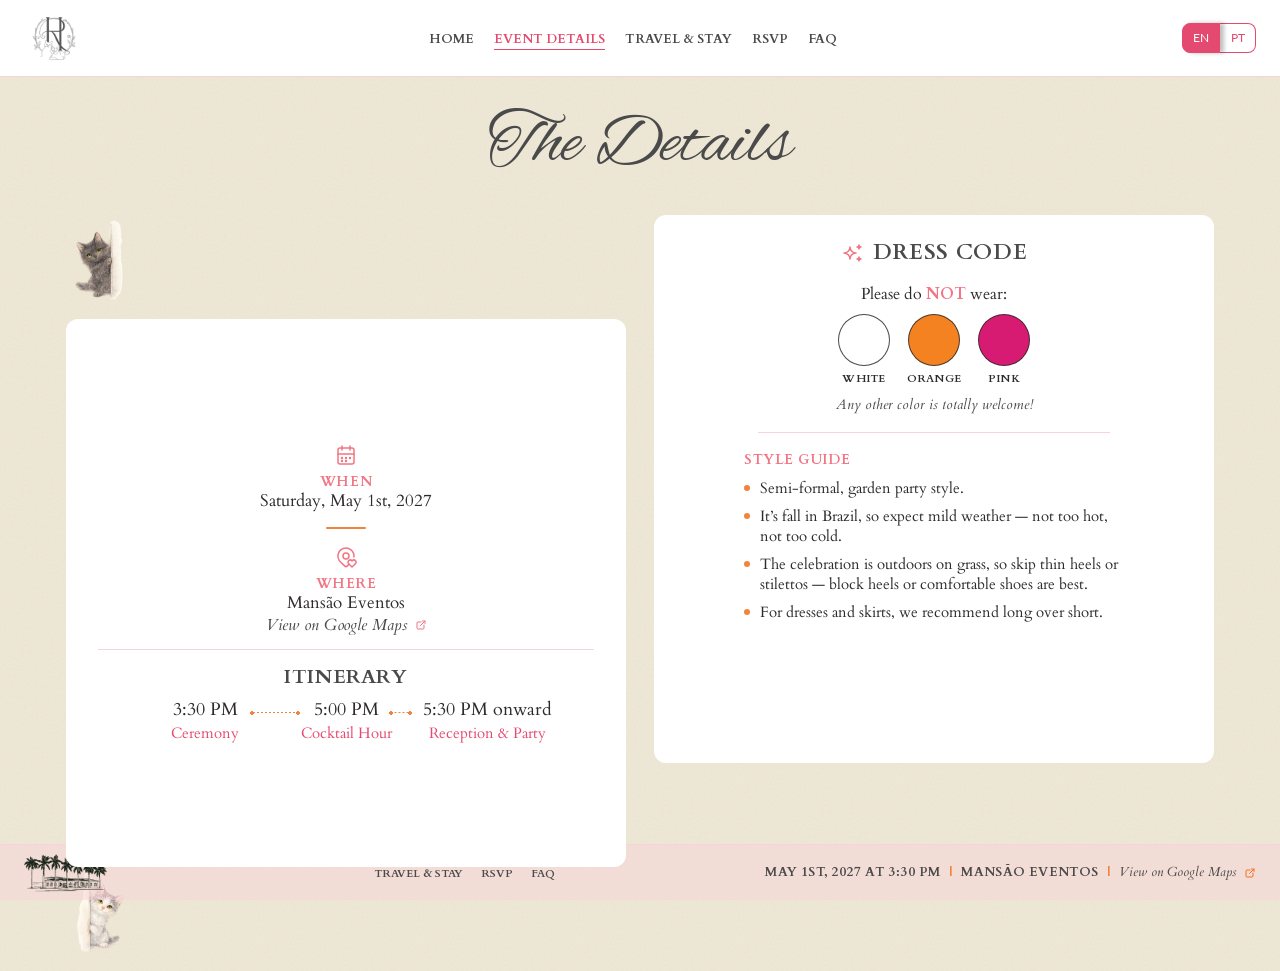
<file: details.html>
<!doctype html>
<html lang="en">
<head>
<meta charset="utf-8">
<meta name="viewport" content="width=device-width, initial-scale=1">
<title>Event Details · Heloisa &amp; Rebeca</title>
<meta name="description" content="Heloisa &amp; Rebeca are getting married — May 1st, 2027 at Mansão Eventos, São José dos Campos.">
<meta property="og:title" content="Heloisa &amp; Rebeca">
<meta property="og:description" content="May 1st, 2027 · Mansão Eventos">
<meta name="theme-color" content="#F1EAD9">
<link rel="icon" href="assets/favicon.png">
<link rel="apple-touch-icon" href="assets/apple-touch-icon.png">
<link rel="preconnect" href="https://fonts.googleapis.com">
<link rel="preconnect" href="https://fonts.gstatic.com" crossorigin>
<link rel="stylesheet" href="https://fonts.googleapis.com/css2?family=Alex+Brush&family=Anton&family=Cardo:ital,wght@0,400;0,700;1,400&family=Datatype:wght@400&family=Lato:wght@400;900&display=swap">
<link rel="stylesheet" href="css/styles.css">
<script src="js/i18n.js" defer></script>
<script src="js/main.js" defer></script>
</head>
<body data-title="meta.title.details">
<header class="site-header">
  <a class="site-header__logo" href="index.html" aria-label="Heloisa &amp; Rebeca"><img src="assets/monogram.webp" alt="" width="56" height="56"></a>
  <nav aria-label="Main" data-i18n-attr="aria-label:nav.label">
    <ul class="nav">
      <li><a href="index.html" data-i18n="nav.home">Home</a></li>
      <li><a href="details.html" data-i18n="nav.details" aria-current="page">Event Details</a></li>
      <li><a href="travel.html" data-i18n="nav.travel">Travel &amp; Stay</a></li>
      <li><a href="rsvp.html" data-i18n="nav.rsvp">RSVP</a></li>
      <li><a href="faq.html" data-i18n="nav.faq">FAQ</a></li>
    </ul>
  </nav>
  <div class="lang-toggle" role="group" aria-label="Language" data-i18n-attr="aria-label:lang.label">
    <button type="button" data-lang="en" aria-pressed="true">EN</button><button type="button" data-lang="pt" aria-pressed="false">PT</button>
  </div>
</header>

<main class="page details">
  <h1 class="page-title" data-i18n="details.title">The Details</h1>

  <div class="details__split">
    <div class="daybar-wrap">
      <img class="peek peek--left" src="assets/cats/salem.webp" alt="" width="69" height="104">
      <section class="card daybar">
        <div class="daybar__info">
          <div class="info-block info-block--row">
            <svg class="icon" aria-hidden="true"><use href="#i-calendar"/></svg>
            <div class="info-block__text">
              <h2 class="info-block__title sc" data-i18n="details.when">When</h2>
              <span class="info-block__main" data-i18n="details.whenDate">Saturday, May 1st, 2027</span>
            </div>
          </div>
          <hr class="rule" aria-hidden="true">
          <div class="info-block info-block--row">
            <svg class="icon" aria-hidden="true"><use href="#i-pin-heart"/></svg>
            <div class="info-block__text">
              <h2 class="info-block__title sc" data-i18n="details.where">Where</h2>
              <span class="info-block__main" data-i18n="venue">Mansão Eventos</span>
              <a class="maps-link" href="https://maps.app.goo.gl/Cb82gmYGhv6BgRLB6" target="_blank" rel="noopener"><span data-i18n="maps">View on Google Maps</span><svg class="icon icon--sm" aria-hidden="true"><use href="#i-external"/></svg></a>
            </div>
          </div>
        </div>
        <hr class="daybar__rule" aria-hidden="true">
        <div class="daybar__timeline">
          <h2 class="itinerary__title sc" data-i18n="details.itinerary">Itinerary</h2>
          <ol class="itinerary__list">
            <li class="itinerary__item"><span class="itinerary__time" data-i18n="details.t1">3:30 PM</span><span class="itinerary__what" data-i18n="details.e1">Ceremony</span></li>
            <li class="itinerary__item"><span class="itinerary__time" data-i18n="details.t2">5:00 PM</span><span class="itinerary__what" data-i18n="details.e2">Cocktail Hour</span></li>
            <li class="itinerary__item"><span class="itinerary__time" data-i18n="details.t3">5:30 PM onward</span><span class="itinerary__what" data-i18n="details.e3">Reception &amp; Party</span></li>
          </ol>
        </div>
      </section>
      <img class="peek peek--right" src="assets/cats/cleo.webp" alt="" width="69" height="104">
    </div>

    <section class="card dress">
      <h2 class="section-title sc"><svg class="icon" aria-hidden="true"><use href="#i-sparkles"/></svg><span data-i18n="details.dress">Dress code</span></h2>

      <div class="dress__forbidden">
        <p class="dress__forbidden-title" data-i18n-html="details.forbidTitle">Please do <strong>NOT</strong> wear:</p>
        <ul class="swatches">
          <li class="swatch sc" style="--c:#FFFFFF" data-i18n="details.white">White</li>
          <li class="swatch sc" style="--c:#F58220" data-i18n="details.orange">Orange</li>
          <li class="swatch sc" style="--c:#D81B72" data-i18n="details.pink">Pink</li>
        </ul>
        <p class="dress__forbidden-note" data-i18n="details.colorNote">Any other color is totally welcome!</p>
      </div>

      <hr class="dress__divider" aria-hidden="true">

      <div class="dress__guide">
        <h3 class="dress__guide-title sc" data-i18n="details.guideTitle">Style Guide</h3>
        <ul class="dress__tips">
          <li data-i18n="details.tip1">Semi-formal, garden party style.</li>
          <li data-i18n="details.tip2">It's fall in Brazil, so expect mild weather — not too hot, not too cold.</li>
          <li data-i18n="details.tip3">The celebration is outdoors on grass, so skip thin heels or stilettos — block heels or comfortable shoes are best.</li>
          <li data-i18n="details.tip4">For dresses and skirts, we recommend long over short.</li>
        </ul>
      </div>
    </section>
  </div>
</main>

<footer class="site-footer">
  <div class="site-footer__art"><img src="assets/footer/venue.webp" alt="" width="72" height="32"></div>
  <nav aria-label="Footer">
    <ul class="nav">
      <li><a href="travel.html" data-i18n="nav.travel">Travel &amp; Stay</a></li>
      <li><a href="rsvp.html" data-i18n="nav.rsvp">RSVP</a></li>
      <li><a href="faq.html" data-i18n="nav.faq">FAQ</a></li>
    </ul>
  </nav>
  <div class="site-footer__info sc">
    <span data-i18n="date.long">May 1st, 2027 at 3:30 PM</span><span class="sep" aria-hidden="true">|</span><span data-i18n="venue">Mansão Eventos</span><span class="sep" aria-hidden="true">|</span><a class="maps-link" href="https://maps.app.goo.gl/Cb82gmYGhv6BgRLB6" target="_blank" rel="noopener"><span data-i18n="maps">View on Google Maps</span><svg class="icon icon--sm" aria-hidden="true"><use href="#i-external"/></svg></a>
  </div>
</footer>
</body>
</html>
</file>
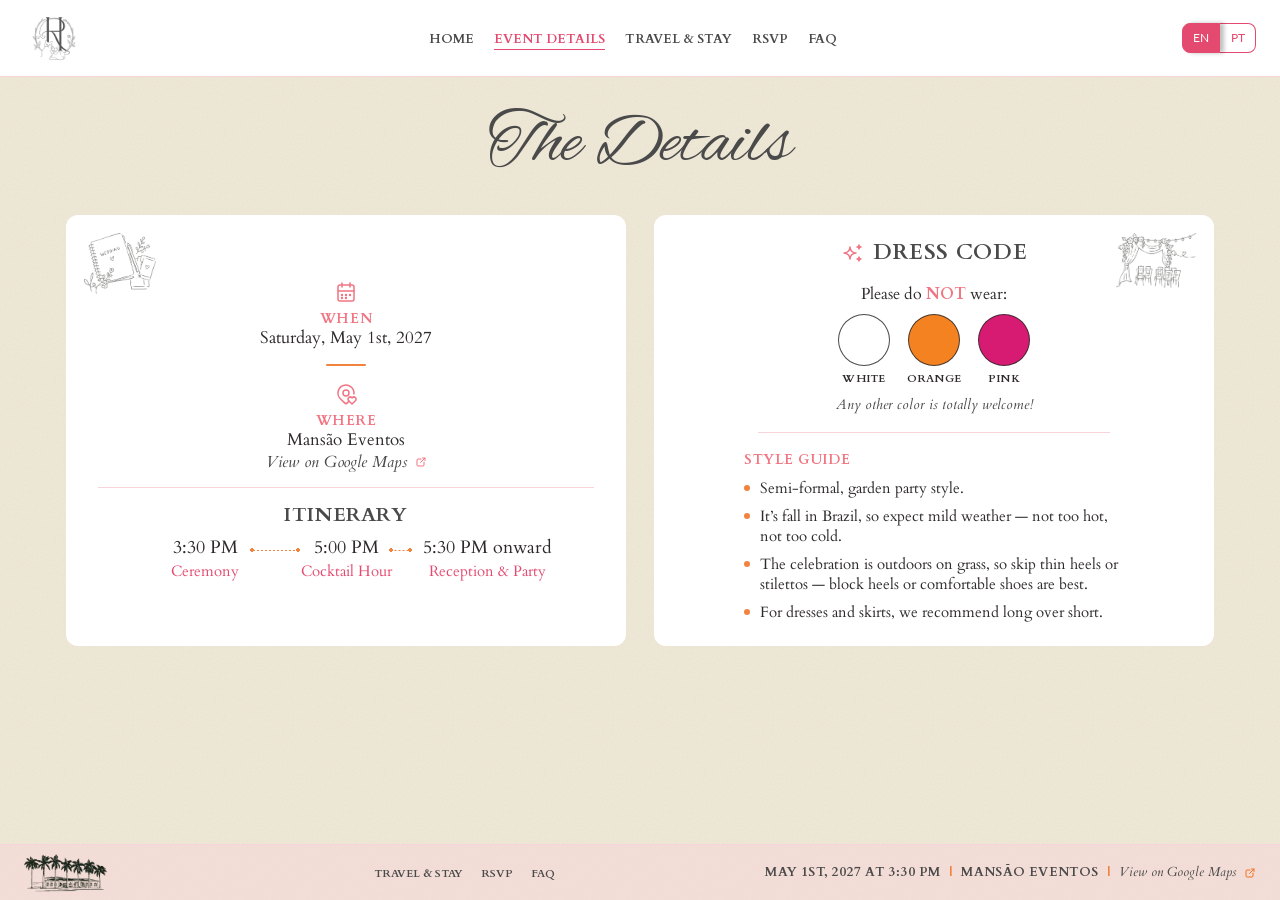
<file: eventdetails.html>
<!doctype html>
<html lang="en">
<head>
<meta charset="utf-8">
<meta name="viewport" content="width=device-width, initial-scale=1">
<title>Event Details · Heloisa &amp; Rebeca</title>
<meta name="description" content="Heloisa &amp; Rebeca are getting married — May 1st, 2027 at Mansão Eventos, São José dos Campos.">
<meta property="og:title" content="Heloisa &amp; Rebeca">
<meta property="og:description" content="May 1st, 2027 · Mansão Eventos">
<meta name="theme-color" content="#F1EAD9">
<link rel="icon" href="assets/favicon.png">
<link rel="apple-touch-icon" href="assets/apple-touch-icon.png">
<link rel="preconnect" href="https://fonts.googleapis.com">
<link rel="preconnect" href="https://fonts.gstatic.com" crossorigin>
<link rel="stylesheet" href="https://fonts.googleapis.com/css2?family=Alex+Brush&family=Anton&family=Cardo:ital,wght@0,400;0,700;1,400&family=Datatype:wght@400&family=Lato:wght@400;900&display=swap">
<link rel="stylesheet" href="css/styles.css">
<script src="js/i18n.js" defer></script>
<script src="js/main.js" defer></script>
</head>
<body data-title="meta.title.details">
<header class="site-header">
  <a class="site-header__logo" href="/home" aria-label="Heloisa &amp; Rebeca"><img src="assets/monogram.webp" alt="" width="56" height="56"></a>
  <nav aria-label="Main" data-i18n-attr="aria-label:nav.label">
    <ul class="nav">
      <li><a href="/home" data-i18n="nav.home">Home</a></li>
      <li><a href="/eventdetails" data-i18n="nav.details" aria-current="page">Event Details</a></li>
      <li><a href="/travelandstay" data-i18n="nav.travel">Travel &amp; Stay</a></li>
      <li><a href="/rsvp" data-i18n="nav.rsvp">RSVP</a></li>
      <li><a href="/faq" data-i18n="nav.faq">FAQ</a></li>
    </ul>
  </nav>
  <div class="lang-toggle" role="group" aria-label="Language" data-i18n-attr="aria-label:lang.label">
    <button type="button" data-lang="en" aria-pressed="true">EN</button><button type="button" data-lang="pt" aria-pressed="false">PT</button>
  </div>
</header>

<main class="page details">
  <h1 class="page-title" data-i18n="details.title">The Details</h1>

  <div class="details__split">
    <div class="daybar-wrap">
      <section class="card daybar">
        <img class="sketch sketch--notebook" src="assets/illustrations/notebook.png" alt="" width="72" height="61">
        <div class="daybar__info">
          <div class="info-block info-block--row">
            <svg class="icon" aria-hidden="true"><use href="#i-calendar"/></svg>
            <div class="info-block__text">
              <h2 class="info-block__title sc" data-i18n="details.when">When</h2>
              <span class="info-block__main" data-i18n="details.whenDate">Saturday, May 1st, 2027</span>
            </div>
          </div>
          <hr class="rule" aria-hidden="true">
          <div class="info-block info-block--row">
            <svg class="icon" aria-hidden="true"><use href="#i-pin-heart"/></svg>
            <div class="info-block__text">
              <h2 class="info-block__title sc" data-i18n="details.where">Where</h2>
              <span class="info-block__main" data-i18n="venue">Mansão Eventos</span>
              <a class="maps-link" href="https://maps.app.goo.gl/Cb82gmYGhv6BgRLB6" target="_blank" rel="noopener"><span data-i18n="maps">View on Google Maps</span><svg class="icon icon--sm" aria-hidden="true"><use href="#i-external"/></svg></a>
            </div>
          </div>
        </div>
        <hr class="daybar__rule" aria-hidden="true">
        <div class="daybar__timeline">
          <h2 class="itinerary__title sc" data-i18n="details.itinerary">Itinerary</h2>
          <ol class="itinerary__list">
            <li class="itinerary__item"><span class="itinerary__time" data-i18n="details.t1">3:30 PM</span><span class="itinerary__what" data-i18n="details.e1">Ceremony</span></li>
            <li class="itinerary__item"><span class="itinerary__time" data-i18n="details.t2">5:00 PM</span><span class="itinerary__what" data-i18n="details.e2">Cocktail Hour</span></li>
            <li class="itinerary__item"><span class="itinerary__time" data-i18n="details.t3">5:30 PM onward</span><span class="itinerary__what" data-i18n="details.e3">Reception &amp; Party</span></li>
          </ol>
        </div>
      </section>
    </div>

    <section class="card dress">
      <img class="sketch sketch--arch" src="assets/illustrations/arch.png" alt="" width="80" height="55">
      <h2 class="section-title sc"><svg class="icon" aria-hidden="true"><use href="#i-sparkles"/></svg><span data-i18n="details.dress">Dress code</span></h2>

      <div class="dress__forbidden">
        <p class="dress__forbidden-title" data-i18n-html="details.forbidTitle">Please do <strong>NOT</strong> wear:</p>
        <ul class="swatches">
          <li class="swatch sc" style="--c:#FFFFFF" data-i18n="details.white">White</li>
          <li class="swatch sc" style="--c:#F58220" data-i18n="details.orange">Orange</li>
          <li class="swatch sc" style="--c:#D81B72" data-i18n="details.pink">Pink</li>
        </ul>
        <p class="dress__forbidden-note" data-i18n="details.colorNote">Any other color is totally welcome!</p>
      </div>

      <hr class="dress__divider" aria-hidden="true">

      <div class="dress__guide">
        <h3 class="dress__guide-title sc" data-i18n="details.guideTitle">Style Guide</h3>
        <ul class="dress__tips">
          <li data-i18n="details.tip1">Semi-formal, garden party style.</li>
          <li data-i18n="details.tip2">It's fall in Brazil, so expect mild weather — not too hot, not too cold.</li>
          <li data-i18n="details.tip3">The celebration is outdoors on grass, so skip thin heels or stilettos — block heels or comfortable shoes are best.</li>
          <li data-i18n="details.tip4">For dresses and skirts, we recommend long over short.</li>
        </ul>
      </div>
    </section>
  </div>
</main>

<footer class="site-footer">
  <div class="site-footer__art"><img src="assets/footer/venue.webp" alt="" width="72" height="32"></div>
  <nav aria-label="Footer">
    <ul class="nav">
      <li><a href="/travelandstay" data-i18n="nav.travel">Travel &amp; Stay</a></li>
      <li><a href="/rsvp" data-i18n="nav.rsvp">RSVP</a></li>
      <li><a href="/faq" data-i18n="nav.faq">FAQ</a></li>
    </ul>
  </nav>
  <div class="site-footer__info sc">
    <span data-i18n="date.long">May 1st, 2027 at 3:30 PM</span><span class="sep" aria-hidden="true">|</span><span data-i18n="venue">Mansão Eventos</span><span class="sep" aria-hidden="true">|</span><a class="maps-link" href="https://maps.app.goo.gl/Cb82gmYGhv6BgRLB6" target="_blank" rel="noopener"><span data-i18n="maps">View on Google Maps</span><svg class="icon icon--sm" aria-hidden="true"><use href="#i-external"/></svg></a>
  </div>
</footer>
</body>
</html>
</file>
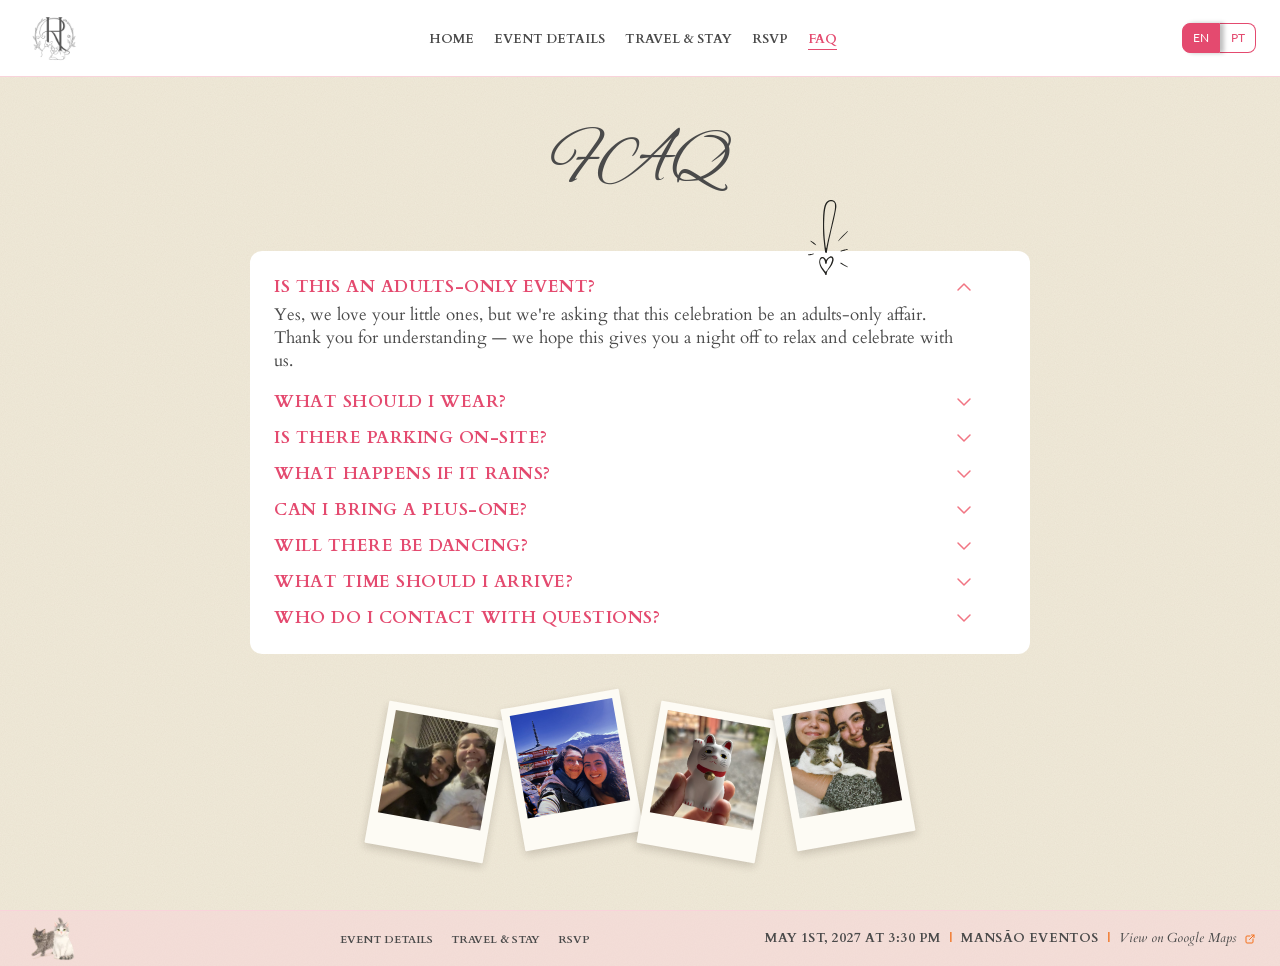
<file: faq.html>
<!doctype html>
<html lang="en">
<head>
<meta charset="utf-8">
<meta name="viewport" content="width=device-width, initial-scale=1">
<title>FAQ · Heloisa &amp; Rebeca</title>
<meta name="description" content="Heloisa &amp; Rebeca are getting married — May 1st, 2027 at Mansão Eventos, São José dos Campos.">
<meta property="og:title" content="Heloisa &amp; Rebeca">
<meta property="og:description" content="May 1st, 2027 · Mansão Eventos">
<meta name="theme-color" content="#F1EAD9">
<link rel="icon" href="assets/favicon.png">
<link rel="apple-touch-icon" href="assets/apple-touch-icon.png">
<link rel="preconnect" href="https://fonts.googleapis.com">
<link rel="preconnect" href="https://fonts.gstatic.com" crossorigin>
<link rel="stylesheet" href="https://fonts.googleapis.com/css2?family=Alex+Brush&family=Anton&family=Cardo:ital,wght@0,400;0,700;1,400&family=Datatype:wght@400&family=Lato:wght@400;900&display=swap">
<link rel="stylesheet" href="css/styles.css">
<script src="js/i18n.js" defer></script>
<script src="js/main.js" defer></script>
<script src="js/faq.js" defer></script>
</head>
<body data-title="meta.title.faq">
<header class="site-header">
  <a class="site-header__logo" href="/home" aria-label="Heloisa &amp; Rebeca"><img src="assets/monogram.webp" alt="" width="56" height="56"></a>
  <nav aria-label="Main" data-i18n-attr="aria-label:nav.label">
    <ul class="nav">
      <li><a href="/home" data-i18n="nav.home">Home</a></li>
      <li><a href="/eventdetails" data-i18n="nav.details">Event Details</a></li>
      <li><a href="/travelandstay" data-i18n="nav.travel">Travel &amp; Stay</a></li>
      <li><a href="/rsvp" data-i18n="nav.rsvp">RSVP</a></li>
      <li><a href="/faq" data-i18n="nav.faq" aria-current="page">FAQ</a></li>
    </ul>
  </nav>
  <div class="lang-toggle" role="group" aria-label="Language" data-i18n-attr="aria-label:lang.label">
    <button type="button" data-lang="en" aria-pressed="true">EN</button><button type="button" data-lang="pt" aria-pressed="false">PT</button>
  </div>
</header>

<main class="page faq">
  <h1 class="page-title" data-i18n="faq.title">FAQ</h1>
  <img class="sketch sketch--exclaim" src="assets/illustrations/exclamation-heart.svg" alt="" width="40" height="75">

  <section class="card faq__card">
    <details class="qa" open>
      <summary><span data-i18n="faq.q1">Is this an adults-only event?</span><svg class="icon" aria-hidden="true"><use href="#i-chevron-down"/></svg></summary>
      <p data-i18n-html="faq.a1">Yes, we love your little ones, but we're asking that this celebration be an adults-only affair. Thank you for understanding — we hope this gives you a night off to relax and celebrate with us.</p>
    </details>
    <details class="qa">
      <summary><span data-i18n="faq.q2">What should I wear?</span><svg class="icon" aria-hidden="true"><use href="#i-chevron-down"/></svg></summary>
      <p data-i18n-html="faq.a2">Semi-formal, garden party style — think greens, yellows and blues. Please avoid white, orange and pink. See the full dress code on the <a href="/eventdetails">Event Details</a> page.</p>
    </details>
    <details class="qa">
      <summary><span data-i18n="faq.q3">Is there parking on-site?</span><svg class="icon" aria-hidden="true"><use href="#i-chevron-down"/></svg></summary>
      <p data-i18n-html="faq.a3">Yes! Free on-site parking is available, and a staff member will guide you to your spot when you arrive.</p>
    </details>
    <details class="qa">
      <summary><span data-i18n="faq.q4">What happens if it rains?</span><svg class="icon" aria-hidden="true"><use href="#i-chevron-down"/></svg></summary>
      <p data-i18n-html="faq.a4">We'll celebrate rain or shine! If the weather changes any plans, we'll post an update here.</p>
    </details>
    <details class="qa">
      <summary><span data-i18n="faq.q5">Can I bring a plus-one?</span><svg class="icon" aria-hidden="true"><use href="#i-chevron-down"/></svg></summary>
      <p data-i18n-html="faq.a5">We can only accommodate the guests named on your invitation. When you RSVP, please add the name of each invited guest.</p>
    </details>
    <details class="qa">
      <summary><span data-i18n="faq.q6">Will there be dancing?</span><svg class="icon" aria-hidden="true"><use href="#i-chevron-down"/></svg></summary>
      <p data-i18n-html="faq.a6">Absolutely! The reception & party starts at 5:30 PM — bring your dancing shoes.</p>
    </details>
    <details class="qa">
      <summary><span data-i18n="faq.q7">What time should I arrive?</span><svg class="icon" aria-hidden="true"><use href="#i-chevron-down"/></svg></summary>
      <p data-i18n-html="faq.a7">Please arrive by 3:00 PM so you're settled in before the ceremony begins at 3:30 PM.</p>
    </details>
    <details class="qa">
      <summary><span data-i18n="faq.q8">Who do I contact with questions?</span><svg class="icon" aria-hidden="true"><use href="#i-chevron-down"/></svg></summary>
      <p data-i18n-html="faq.a8">Reach out to Heloisa or Rebeca directly — we're happy to help!</p>
    </details>
  </section>

  <div class="faq__photos" aria-hidden="true">
    <figure class="polaroid" style="--x:-620.4px;--y:580.3px;--r:10deg"><img src="assets/photos/faq-cats-1.jpg" alt="" width="104" height="104"></figure>
    <figure class="polaroid" style="--x:-502.4px;--y:626.3px;--r:-10deg"><img src="assets/photos/10-fuji.jpg" alt="" width="104" height="104"></figure>
    <figure class="polaroid" style="--x:391.6px;--y:621.4px;--r:10deg"><img src="assets/photos/faq-lucky-cat.jpg" alt="" width="104" height="104"></figure>
    <figure class="polaroid" style="--x:516.1px;--y:586.3px;--r:-10deg"><img src="assets/photos/faq-cats-2.jpg" alt="" width="104" height="104"></figure>
  </div>
</main>

<footer class="site-footer">
  <div class="site-footer__art"><img src="assets/footer/faq.webp" alt="" width="49" height="39"></div>
  <nav aria-label="Footer">
    <ul class="nav">
      <li><a href="/eventdetails" data-i18n="nav.details">Event Details</a></li>
      <li><a href="/travelandstay" data-i18n="nav.travel">Travel &amp; Stay</a></li>
      <li><a href="/rsvp" data-i18n="nav.rsvp">RSVP</a></li>
    </ul>
  </nav>
  <div class="site-footer__info sc">
    <span data-i18n="date.long">May 1st, 2027 at 3:30 PM</span><span class="sep" aria-hidden="true">|</span><span data-i18n="venue">Mansão Eventos</span><span class="sep" aria-hidden="true">|</span><a class="maps-link" href="https://maps.app.goo.gl/Cb82gmYGhv6BgRLB6" target="_blank" rel="noopener"><span data-i18n="maps">View on Google Maps</span><svg class="icon icon--sm" aria-hidden="true"><use href="#i-external"/></svg></a>
  </div>
</footer>
</body>
</html>
</file>
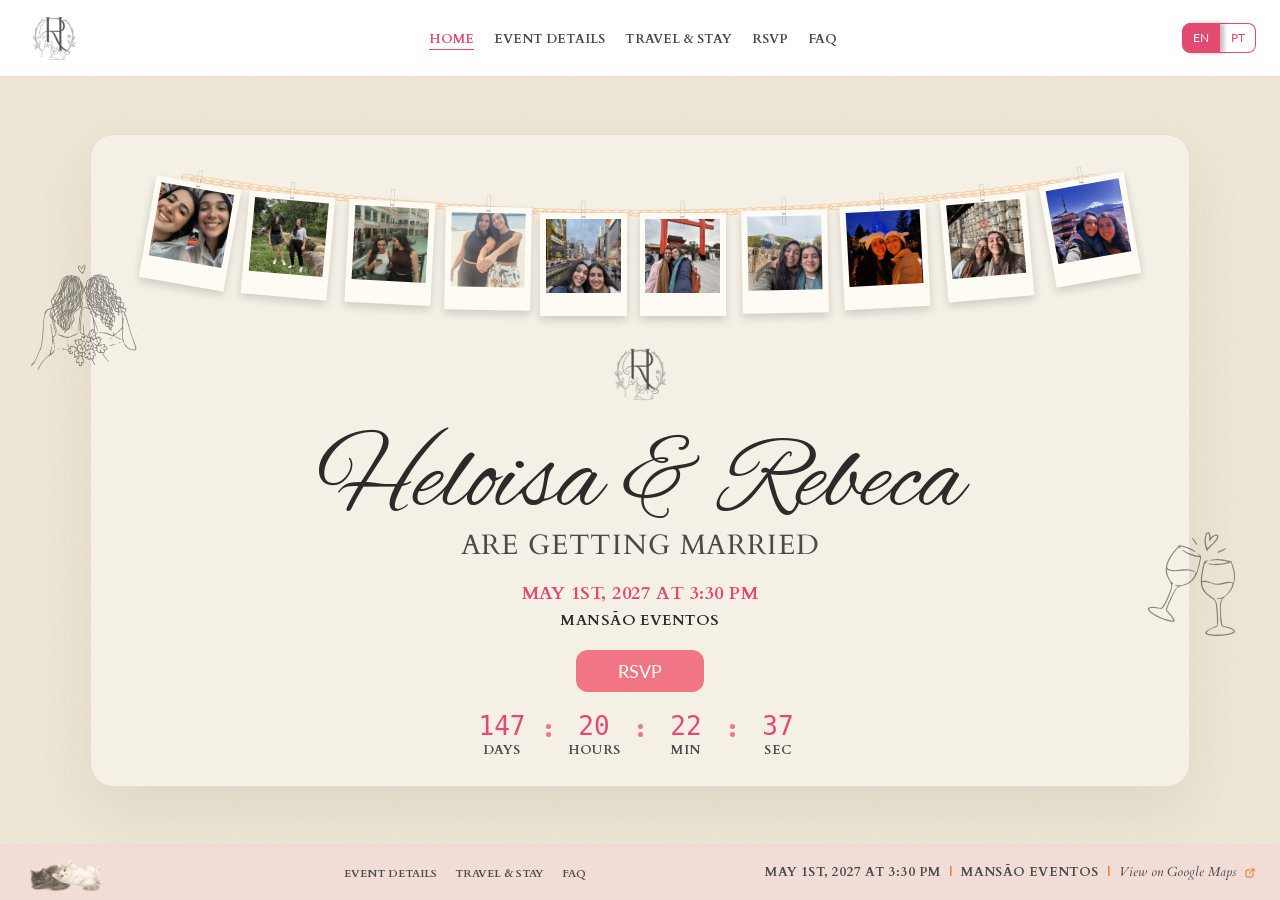
<file: home.html>
<!doctype html>
<html lang="en">
<head>
<meta charset="utf-8">
<meta name="viewport" content="width=device-width, initial-scale=1">
<title>Heloisa &amp; Rebeca</title>
<meta name="description" content="Heloisa &amp; Rebeca are getting married — May 1st, 2027 at Mansão Eventos, São José dos Campos.">
<meta property="og:title" content="Heloisa &amp; Rebeca">
<meta property="og:description" content="May 1st, 2027 · Mansão Eventos">
<meta name="theme-color" content="#F1EAD9">
<link rel="icon" href="assets/favicon.png">
<link rel="apple-touch-icon" href="assets/apple-touch-icon.png">
<link rel="preconnect" href="https://fonts.googleapis.com">
<link rel="preconnect" href="https://fonts.gstatic.com" crossorigin>
<link rel="stylesheet" href="https://fonts.googleapis.com/css2?family=Alex+Brush&family=Anton&family=Cardo:ital,wght@0,400;0,700;1,400&family=Datatype:wght@400&family=Lato:wght@400;900&display=swap">
<link rel="stylesheet" href="css/styles.css">
<script src="js/i18n.js" defer></script>
<script src="js/main.js" defer></script>
</head>
<body data-title="meta.title.home">
<header class="site-header">
  <a class="site-header__logo" href="/home" aria-label="Heloisa &amp; Rebeca"><img src="assets/monogram.webp" alt="" width="56" height="56"></a>
  <nav aria-label="Main" data-i18n-attr="aria-label:nav.label">
    <ul class="nav">
      <li><a href="/home" data-i18n="nav.home" aria-current="page">Home</a></li>
      <li><a href="/eventdetails" data-i18n="nav.details">Event Details</a></li>
      <li><a href="/travelandstay" data-i18n="nav.travel">Travel &amp; Stay</a></li>
      <li><a href="/rsvp" data-i18n="nav.rsvp">RSVP</a></li>
      <li><a href="/faq" data-i18n="nav.faq">FAQ</a></li>
    </ul>
  </nav>
  <div class="lang-toggle" role="group" aria-label="Language" data-i18n-attr="aria-label:lang.label">
    <button type="button" data-lang="en" aria-pressed="true">EN</button><button type="button" data-lang="pt" aria-pressed="false">PT</button>
  </div>
</header>

<main class="page home">
  <img class="sketch sketch--home-left" src="assets/illustrations/extra/couple.svg" alt="" width="187" height="172">
  <img class="sketch sketch--home-right" src="assets/illustrations/extra/wine-glasses.svg" alt="" width="132" height="150">

  <div class="home__stage">
    <section class="clothesline-wrap" aria-label="Photos of Heloisa and Rebeca" data-i18n-attr="aria-label:home.photos">
      <div class="clothesline">
        <img class="clothesline__string" src="assets/clothesline.svg" alt="">
        <img class="clothesline__string clothesline__string--2" src="assets/clothesline.svg" alt="">
        <figure class="polaroid" style="--x:11.6;--y:21.3;--r:10deg;--mx:6;--my:13;--mr:8deg"><img src="assets/photos/01-smiles.jpg" alt="" width="104" height="104"></figure>
        <figure class="polaroid" style="--x:147.0;--y:37.0;--r:5deg;--mx:136;--my:31;--mr:4deg"><img src="assets/photos/02-garden.jpg" alt="" width="104" height="104"></figure>
        <figure class="polaroid" style="--x:289.7;--y:48.0;--r:3deg;--mx:266;--my:37;--mr:0deg"><img src="assets/photos/03-plaza.jpg" alt="" width="104" height="104"></figure>
        <figure class="polaroid" style="--x:426.2;--y:56.0;--r:1deg;--mx:396;--my:31;--mr:-4deg"><img src="assets/photos/04-beach.jpg" alt="" width="104" height="104"></figure>
        <figure class="polaroid" style="--x:559.0;--y:64.0;--r:0deg;--mx:526;--my:14;--mr:-8deg"><img src="assets/photos/05-dotonbori.jpg" alt="" width="104" height="104"></figure>
        <figure class="polaroid" style="--x:697.0;--y:64.0;--r:0deg;--mx:6;--my:235;--mr:8deg"><img src="assets/photos/06-torii.jpg" alt="" width="104" height="104"></figure>
        <figure class="polaroid" style="--x:840.0;--y:60.0;--r:-1deg;--mx:136;--my:253;--mr:4deg"><img src="assets/photos/07-universal.jpg" alt="" width="104" height="104"></figure>
        <figure class="polaroid" style="--x:978.7;--y:53.0;--r:-3deg;--mx:266;--my:259;--mr:0deg"><img src="assets/photos/08-lights.jpg" alt="" width="104" height="104"></figure>
        <figure class="polaroid" style="--x:1121.0;--y:41.0;--r:-5deg;--mx:396;--my:253;--mr:-4deg"><img src="assets/photos/09-sake.jpg" alt="" width="104" height="104"></figure>
        <figure class="polaroid" style="--x:1263.6;--y:15.3;--r:-10deg;--mx:526;--my:236;--mr:-8deg"><img src="assets/photos/10-fuji.jpg" alt="" width="104" height="104"></figure>
      </div>
    </section>

    <div class="hero">
      <img class="hero__monogram" src="assets/monogram.webp" alt="" width="100" height="100">
      <h1 class="hero__names">Heloisa &amp; Rebeca</h1>
      <p class="hero__tagline sc" data-i18n="home.tagline">are getting married</p>
    </div>
    <p class="hero__date sc" data-i18n="date.long">May 1st, 2027 at 3:30 PM</p>
    <p class="hero__venue sc" data-i18n="venue">Mansão Eventos</p>
    <a class="btn btn--rsvp" href="/rsvp" data-i18n="home.rsvp">RSVP</a>

    <div class="countdown" data-countdown role="timer">
      <div class="countdown__unit"><span class="countdown__num" data-cd="d">000</span><span class="countdown__label sc" data-i18n="cd.days">days</span></div>
      <span class="countdown__sep" aria-hidden="true"></span>
      <div class="countdown__unit"><span class="countdown__num" data-cd="h">00</span><span class="countdown__label sc" data-i18n="cd.hours">hours</span></div>
      <span class="countdown__sep" aria-hidden="true"></span>
      <div class="countdown__unit"><span class="countdown__num" data-cd="m">00</span><span class="countdown__label sc" data-i18n="cd.min">min</span></div>
      <span class="countdown__sep" aria-hidden="true"></span>
      <div class="countdown__unit"><span class="countdown__num" data-cd="s">00</span><span class="countdown__label sc" data-i18n="cd.sec">sec</span></div>
    </div>
  </div>
</main>

<footer class="site-footer">
  <div class="site-footer__art"><img src="assets/footer/home.webp" alt="" width="73" height="39"></div>
  <nav aria-label="Footer">
    <ul class="nav">
      <li><a href="/eventdetails" data-i18n="nav.details">Event Details</a></li>
      <li><a href="/travelandstay" data-i18n="nav.travel">Travel &amp; Stay</a></li>
      <li><a href="/faq" data-i18n="nav.faq">FAQ</a></li>
    </ul>
  </nav>
  <div class="site-footer__info sc">
    <span data-i18n="date.long">May 1st, 2027 at 3:30 PM</span><span class="sep" aria-hidden="true">|</span><span data-i18n="venue">Mansão Eventos</span><span class="sep" aria-hidden="true">|</span><a class="maps-link" href="https://maps.app.goo.gl/Cb82gmYGhv6BgRLB6" target="_blank" rel="noopener"><span data-i18n="maps">View on Google Maps</span><svg class="icon icon--sm" aria-hidden="true"><use href="#i-external"/></svg></a>
  </div>
</footer>
</body>
</html>
</file>
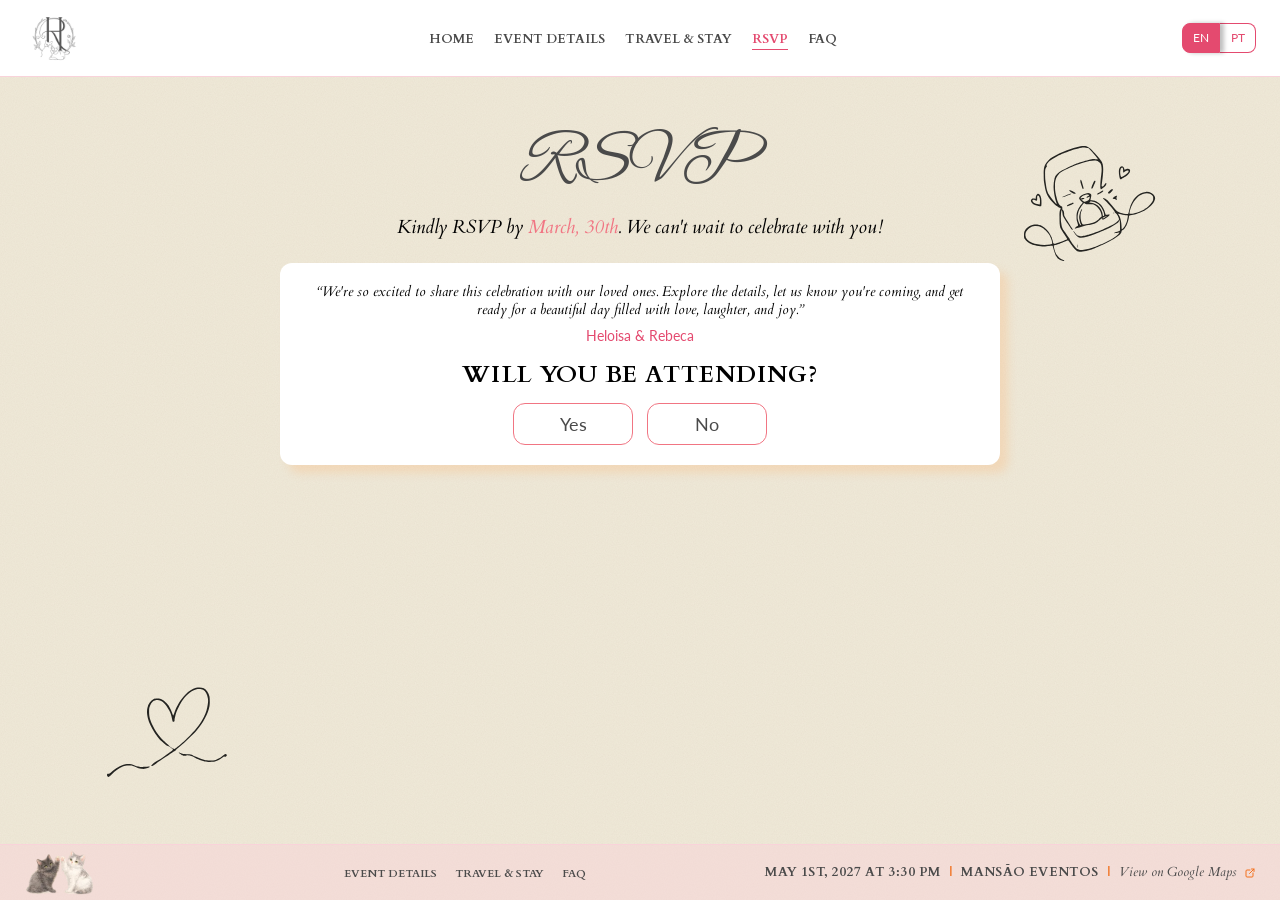
<file: rsvp.html>
<!doctype html>
<html lang="en">
<head>
<meta charset="utf-8">
<meta name="viewport" content="width=device-width, initial-scale=1">
<title>RSVP · Heloisa &amp; Rebeca</title>
<meta name="description" content="Heloisa &amp; Rebeca are getting married — May 1st, 2027 at Mansão Eventos, São José dos Campos.">
<meta property="og:title" content="Heloisa &amp; Rebeca">
<meta property="og:description" content="May 1st, 2027 · Mansão Eventos">
<meta name="theme-color" content="#F1EAD9">
<link rel="icon" href="assets/favicon.png">
<link rel="apple-touch-icon" href="assets/apple-touch-icon.png">
<link rel="preconnect" href="https://fonts.googleapis.com">
<link rel="preconnect" href="https://fonts.gstatic.com" crossorigin>
<link rel="stylesheet" href="https://fonts.googleapis.com/css2?family=Alex+Brush&family=Anton&family=Cardo:ital,wght@0,400;0,700;1,400&family=Datatype:wght@400&family=Lato:wght@400;900&display=swap">
<link rel="stylesheet" href="css/styles.css">
<script src="js/i18n.js" defer></script>
<script src="js/main.js" defer></script>
<script src="js/rsvp.js" defer></script>
</head>
<body data-title="meta.title.rsvp">
<header class="site-header">
  <a class="site-header__logo" href="/home" aria-label="Heloisa &amp; Rebeca"><img src="assets/monogram.webp" alt="" width="56" height="56"></a>
  <nav aria-label="Main" data-i18n-attr="aria-label:nav.label">
    <ul class="nav">
      <li><a href="/home" data-i18n="nav.home">Home</a></li>
      <li><a href="/eventdetails" data-i18n="nav.details">Event Details</a></li>
      <li><a href="/travelandstay" data-i18n="nav.travel">Travel &amp; Stay</a></li>
      <li><a href="/rsvp" data-i18n="nav.rsvp" aria-current="page">RSVP</a></li>
      <li><a href="/faq" data-i18n="nav.faq">FAQ</a></li>
    </ul>
  </nav>
  <div class="lang-toggle" role="group" aria-label="Language" data-i18n-attr="aria-label:lang.label">
    <button type="button" data-lang="en" aria-pressed="true">EN</button><button type="button" data-lang="pt" aria-pressed="false">PT</button>
  </div>
</header>

<main class="page rsvp">
  <img class="sketch sketch--ring" src="assets/illustrations/ring.svg" alt="" width="132" height="116">
  <img class="sketch sketch--heart" src="assets/illustrations/heart-flourish.svg" alt="" width="120" height="91">

  <div class="rsvp__head">
    <h1 class="page-title" data-i18n="rsvp.title">RSVP</h1>
    <p class="rsvp__lead" data-i18n-html="rsvp.lead">Kindly RSVP by <em>March, 30th</em>. We can't wait to celebrate with you!</p>
  </div>

  <form class="card rsvp-card" data-rsvp novalidate>
    <p class="rsvp-card__quote" data-i18n="rsvp.quote">“We're so excited to share this celebration with our loved ones. Explore the details, let us know you're coming, and get ready for a beautiful day filled with love, laughter, and joy.”</p>
    <p class="rsvp-card__sign">Heloisa &amp; Rebeca</p>

    <fieldset class="attend">
      <legend class="sc" data-i18n="rsvp.attending">Will you be attending?</legend>
      <div class="attend__choices">
        <label class="choice"><input type="radio" name="attending" value="yes"><span data-i18n="rsvp.yes">Yes</span></label>
        <label class="choice choice--no"><input type="radio" name="attending" value="no"><span data-i18n="rsvp.no">No</span><span class="no-hint" data-i18n="rsvp.noHint" aria-hidden="true">Ok, you can click it now...</span></label>
      </div>
    </fieldset>

    <div class="reaction reaction--yes" data-reaction="yes">
      <span class="meme meme--a" data-i18n="rsvp.yesA">*happy*</span>
      <img src="assets/cats/rsvp-yes.webp" alt="" width="217" height="127">
      <span class="meme meme--b" data-i18n="rsvp.yesB">made the right choice</span>
    </div>
    <div class="reaction reaction--no" data-reaction="no">
      <span class="meme meme--a" data-i18n="rsvp.noA">very disappointing...</span>
      <img src="assets/cats/rsvp-no.webp" alt="" width="234" height="130">
      <span class="meme meme--b" data-i18n="rsvp.noB">*judging*</span>
    </div>

    <p class="form-note" data-note role="status" aria-live="polite"></p>
    <a class="rsvp-fallback" data-fallback-link href="https://assessoriavip.com.br/rsvpUnico/208b15b0-59d8-11f1-b9db-85b2b0fdb015" target="_blank" rel="noopener" hidden data-i18n="rsvp.fallbackLink">Open the RSVP page</a>
  </form>
</main>

<footer class="site-footer">
  <div class="site-footer__art"><img src="assets/footer/rsvp.webp" alt="" width="64" height="39"></div>
  <nav aria-label="Footer">
    <ul class="nav">
      <li><a href="/eventdetails" data-i18n="nav.details">Event Details</a></li>
      <li><a href="/travelandstay" data-i18n="nav.travel">Travel &amp; Stay</a></li>
      <li><a href="/faq" data-i18n="nav.faq">FAQ</a></li>
    </ul>
  </nav>
  <div class="site-footer__info sc">
    <span data-i18n="date.long">May 1st, 2027 at 3:30 PM</span><span class="sep" aria-hidden="true">|</span><span data-i18n="venue">Mansão Eventos</span><span class="sep" aria-hidden="true">|</span><a class="maps-link" href="https://maps.app.goo.gl/Cb82gmYGhv6BgRLB6" target="_blank" rel="noopener"><span data-i18n="maps">View on Google Maps</span><svg class="icon icon--sm" aria-hidden="true"><use href="#i-external"/></svg></a>
  </div>
</footer>
</body>
</html>
</file>
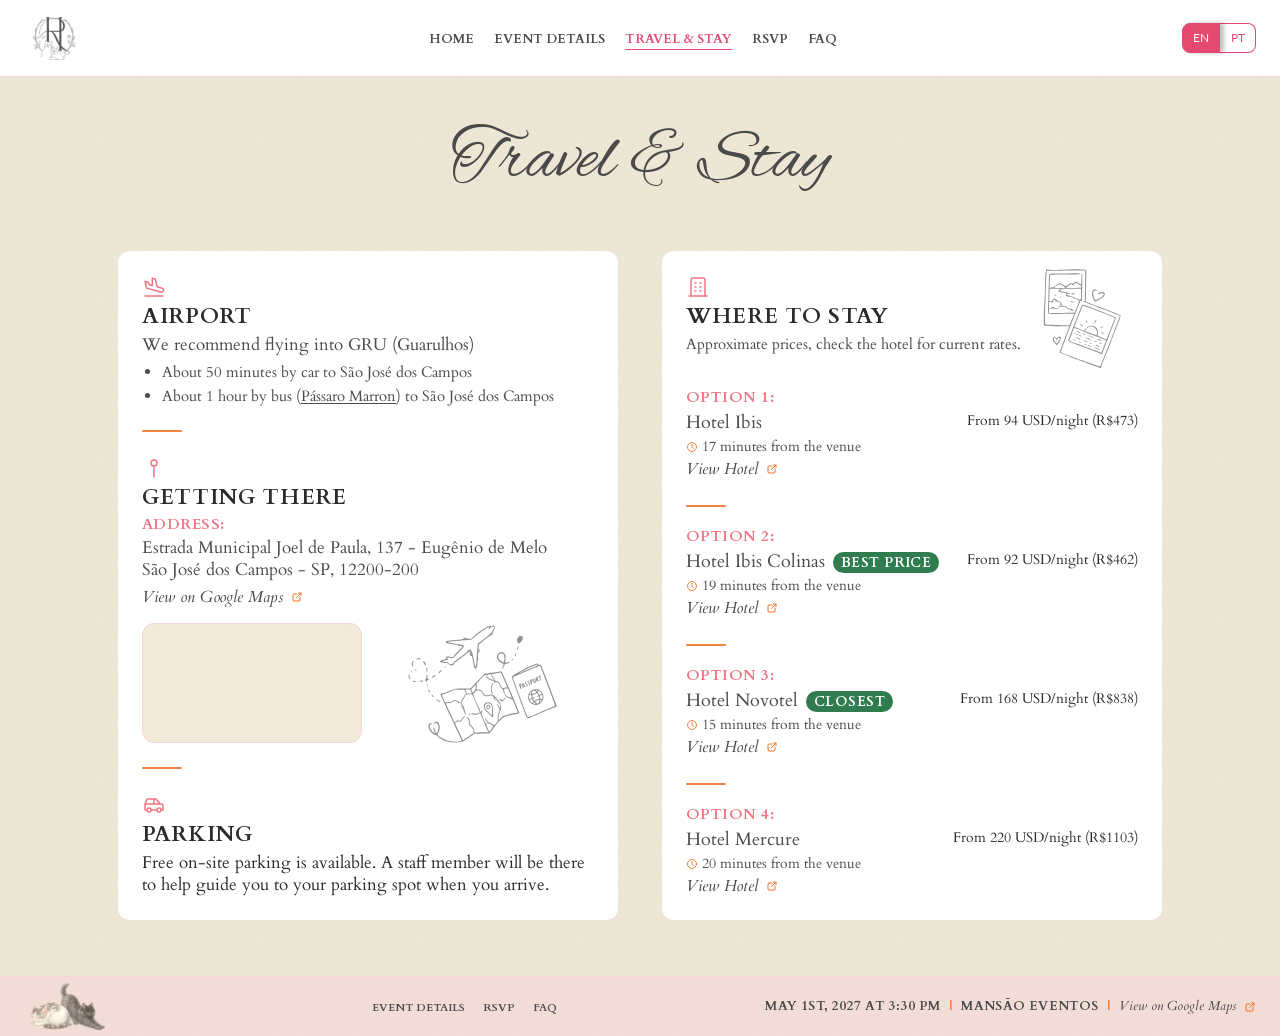
<file: travel.html>
<!doctype html>
<html lang="en">
<head>
<meta charset="utf-8">
<meta name="viewport" content="width=device-width, initial-scale=1">
<title>Travel &amp; Stay · Heloisa &amp; Rebeca</title>
<meta name="description" content="Heloisa &amp; Rebeca are getting married — May 1st, 2027 at Mansão Eventos, São José dos Campos.">
<meta property="og:title" content="Heloisa &amp; Rebeca">
<meta property="og:description" content="May 1st, 2027 · Mansão Eventos">
<meta name="theme-color" content="#F1EAD9">
<link rel="icon" href="assets/favicon.png">
<link rel="apple-touch-icon" href="assets/apple-touch-icon.png">
<link rel="preconnect" href="https://fonts.googleapis.com">
<link rel="preconnect" href="https://fonts.gstatic.com" crossorigin>
<link rel="stylesheet" href="https://fonts.googleapis.com/css2?family=Alex+Brush&family=Anton&family=Cardo:ital,wght@0,400;0,700;1,400&family=Datatype:wght@400&family=Lato:wght@400;900&display=swap">
<link rel="stylesheet" href="css/styles.css">
<script src="js/i18n.js" defer></script>
<script src="js/main.js" defer></script>
</head>
<body data-title="meta.title.travel">
<header class="site-header">
  <a class="site-header__logo" href="index.html" aria-label="Heloisa &amp; Rebeca"><img src="assets/monogram.webp" alt="" width="56" height="56"></a>
  <nav aria-label="Main" data-i18n-attr="aria-label:nav.label">
    <ul class="nav">
      <li><a href="index.html" data-i18n="nav.home">Home</a></li>
      <li><a href="details.html" data-i18n="nav.details">Event Details</a></li>
      <li><a href="travel.html" data-i18n="nav.travel" aria-current="page">Travel &amp; Stay</a></li>
      <li><a href="rsvp.html" data-i18n="nav.rsvp">RSVP</a></li>
      <li><a href="faq.html" data-i18n="nav.faq">FAQ</a></li>
    </ul>
  </nav>
  <div class="lang-toggle" role="group" aria-label="Language" data-i18n-attr="aria-label:lang.label">
    <button type="button" data-lang="en" aria-pressed="true">EN</button><button type="button" data-lang="pt" aria-pressed="false">PT</button>
  </div>
</header>

<main class="page travel">
  <h1 class="page-title" data-i18n="travel.title">Travel &amp; Stay</h1>

  <div class="travel__cols">
    <section class="card travel__card">
      <div class="t-block">
        <svg class="icon" aria-hidden="true"><use href="#i-plane"/></svg>
        <h2 class="t-block__title sc" data-i18n="travel.airport">Airport</h2>
        <p class="t-block__lead" data-i18n="travel.airportLead">We recommend flying into GRU (Guarulhos)</p>
        <ul>
          <li data-i18n="travel.car">About 50 minutes by car to São José dos Campos</li>
          <li data-i18n-html="travel.bus">About 1 hour by bus (<a href="https://www.passaromarron.com.br/" target="_blank" rel="noopener">Pássaro Marron</a>) to São José dos Campos</li>
        </ul>
      </div>
      <hr class="rule">
      <div class="t-block">
        <svg class="icon" aria-hidden="true"><use href="#i-pin"/></svg>
        <h2 class="t-block__title sc" data-i18n="travel.getting">Getting there</h2>
        <span class="t-block__label sc" data-i18n="travel.address">Address:</span>
        <address>Estrada Municipal Joel de Paula, 137 - Eugênio de Melo<br>São José dos Campos - SP, 12200-200</address>
        <a class="maps-link" href="https://maps.app.goo.gl/Cb82gmYGhv6BgRLB6" target="_blank" rel="noopener"><span data-i18n="maps">View on Google Maps</span><svg class="icon icon--sm" aria-hidden="true"><use href="#i-external"/></svg></a>
        <iframe class="map" src="https://www.google.com/maps/embed?pb=!1m18!1m12!1m3!1d3668.5082816690715!2d-45.7832419!3d-23.151642000000002!2m3!1f0!2f0!3f0!3m2!1i1024!2i768!4f13.1!3m3!1m2!1s0x94cc4dced2635053%3A0x62b9e936fc752ca0!2sMans%C3%A3o%20Eventos!5e0!3m2!1spt-BR!2sbr!4v1791724488308!5m2!1spt-BR!2sbr" title="Map showing Mansão Eventos" data-i18n-attr="title:travel.mapTitle" allowfullscreen loading="lazy" referrerpolicy="strict-origin-when-cross-origin"></iframe>
      </div>
      <hr class="rule">
      <div class="t-block t-block--parking">
        <svg class="icon" aria-hidden="true"><use href="#i-car"/></svg>
        <h2 class="t-block__title sc" data-i18n="travel.parking">Parking</h2>
        <p data-i18n="travel.parkingText">Free on-site parking is available. A staff member will be there to help guide you to your parking spot when you arrive.</p>
      </div>
      <img class="sketch sketch--travel" src="assets/illustrations/travel.svg" alt="" width="140" height="108">
    </section>

    <section class="card travel__card travel__card--stay">
      <div class="t-block">
        <svg class="icon" aria-hidden="true"><use href="#i-building"/></svg>
        <h2 class="t-block__title sc" data-i18n="travel.stay">Where to stay</h2>
        <p class="t-block__small" data-i18n="travel.stayLead">Approximate prices, check the hotel for current rates.</p>
      </div>
      <ul class="hotels" data-carousel>
        <li class="hotel">
          <span class="hotel__option sc" data-i18n="travel.option" data-i18n-vars='{"n":1}'>Option 1:</span>
          <div class="hotel__row">
            <div class="hotel__info">
              <h3 class="hotel__name">Hotel Ibis</h3>
              <span class="hotel__time"><svg class="icon icon--sm" aria-hidden="true"><use href="#i-clock"/></svg><span data-i18n="travel.minutes" data-i18n-vars='{"n":17}'>17 minutes from the venue</span></span>
              <!-- TODO: replace with the hotel's own page -->
              <a class="maps-link" href="https://www.google.com/maps/search/?api=1&amp;query=Hotel+Ibis+São+José+dos+Campos" target="_blank" rel="noopener"><span data-i18n="travel.viewHotel">View Hotel</span><svg class="icon icon--sm" aria-hidden="true"><use href="#i-external"/></svg></a>
            </div>
            <span class="hotel__price" data-i18n="travel.price" data-i18n-vars='{"usd":"94","brl":"473"}'>From 94 USD/night (R$473)</span>
          </div>
        </li>
        <li class="hotel">
          <span class="hotel__option sc" data-i18n="travel.option" data-i18n-vars='{"n":2}'>Option 2:</span>
          <div class="hotel__row">
            <div class="hotel__info">
              <h3 class="hotel__name">Hotel Ibis Colinas <span class="badge sc" data-i18n="travel.best">Best price</span></h3>
              <span class="hotel__time"><svg class="icon icon--sm" aria-hidden="true"><use href="#i-clock"/></svg><span data-i18n="travel.minutes" data-i18n-vars='{"n":19}'>19 minutes from the venue</span></span>
              <!-- TODO: replace with the hotel's own page -->
              <a class="maps-link" href="https://www.google.com/maps/search/?api=1&amp;query=Hotel+Ibis+Colinas+São+José+dos+Campos" target="_blank" rel="noopener"><span data-i18n="travel.viewHotel">View Hotel</span><svg class="icon icon--sm" aria-hidden="true"><use href="#i-external"/></svg></a>
            </div>
            <span class="hotel__price" data-i18n="travel.price" data-i18n-vars='{"usd":"92","brl":"462"}'>From 92 USD/night (R$462)</span>
          </div>
        </li>
        <li class="hotel">
          <span class="hotel__option sc" data-i18n="travel.option" data-i18n-vars='{"n":3}'>Option 3:</span>
          <div class="hotel__row">
            <div class="hotel__info">
              <h3 class="hotel__name">Hotel Novotel <span class="badge sc" data-i18n="travel.closest">Closest</span></h3>
              <span class="hotel__time"><svg class="icon icon--sm" aria-hidden="true"><use href="#i-clock"/></svg><span data-i18n="travel.minutes" data-i18n-vars='{"n":15}'>15 minutes from the venue</span></span>
              <!-- TODO: replace with the hotel's own page -->
              <a class="maps-link" href="https://www.google.com/maps/search/?api=1&amp;query=Hotel+Novotel+São+José+dos+Campos" target="_blank" rel="noopener"><span data-i18n="travel.viewHotel">View Hotel</span><svg class="icon icon--sm" aria-hidden="true"><use href="#i-external"/></svg></a>
            </div>
            <span class="hotel__price" data-i18n="travel.price" data-i18n-vars='{"usd":"168","brl":"838"}'>From 168 USD/night (R$838)</span>
          </div>
        </li>
        <li class="hotel">
          <span class="hotel__option sc" data-i18n="travel.option" data-i18n-vars='{"n":4}'>Option 4:</span>
          <div class="hotel__row">
            <div class="hotel__info">
              <h3 class="hotel__name">Hotel Mercure</h3>
              <span class="hotel__time"><svg class="icon icon--sm" aria-hidden="true"><use href="#i-clock"/></svg><span data-i18n="travel.minutes" data-i18n-vars='{"n":20}'>20 minutes from the venue</span></span>
              <!-- TODO: replace with the hotel's own page -->
              <a class="maps-link" href="https://www.google.com/maps/search/?api=1&amp;query=Hotel+Mercure+São+José+dos+Campos" target="_blank" rel="noopener"><span data-i18n="travel.viewHotel">View Hotel</span><svg class="icon icon--sm" aria-hidden="true"><use href="#i-external"/></svg></a>
            </div>
            <span class="hotel__price" data-i18n="travel.price" data-i18n-vars='{"usd":"220","brl":"1103"}'>From 220 USD/night (R$1103)</span>
          </div>
        </li>
      </ul>
      <div class="carousel-ctrl">
        <div class="dots" data-carousel-dots aria-hidden="true"></div>
        <div class="arrows">
          <button type="button" data-carousel-prev aria-label="Previous hotel" data-i18n-attr="aria-label:travel.prev"><svg class="icon" aria-hidden="true"><use href="#i-chevron-left"/></svg></button>
          <button type="button" data-carousel-next aria-label="Next hotel" data-i18n-attr="aria-label:travel.next"><svg class="icon" aria-hidden="true"><use href="#i-chevron-right"/></svg></button>
        </div>
      </div>
      <img class="sketch sketch--postcards" src="assets/illustrations/postcards.svg" alt="" width="83" height="94">
    </section>
  </div>
</main>

<footer class="site-footer">
  <div class="site-footer__art"><img src="assets/footer/travel.webp" alt="" width="72" height="43"></div>
  <nav aria-label="Footer">
    <ul class="nav">
      <li><a href="details.html" data-i18n="nav.details">Event Details</a></li>
      <li><a href="rsvp.html" data-i18n="nav.rsvp">RSVP</a></li>
      <li><a href="faq.html" data-i18n="nav.faq">FAQ</a></li>
    </ul>
  </nav>
  <div class="site-footer__info sc">
    <span data-i18n="date.long">May 1st, 2027 at 3:30 PM</span><span class="sep" aria-hidden="true">|</span><span data-i18n="venue">Mansão Eventos</span><span class="sep" aria-hidden="true">|</span><a class="maps-link" href="https://maps.app.goo.gl/Cb82gmYGhv6BgRLB6" target="_blank" rel="noopener"><span data-i18n="maps">View on Google Maps</span><svg class="icon icon--sm" aria-hidden="true"><use href="#i-external"/></svg></a>
  </div>
</footer>
</body>
</html>
</file>
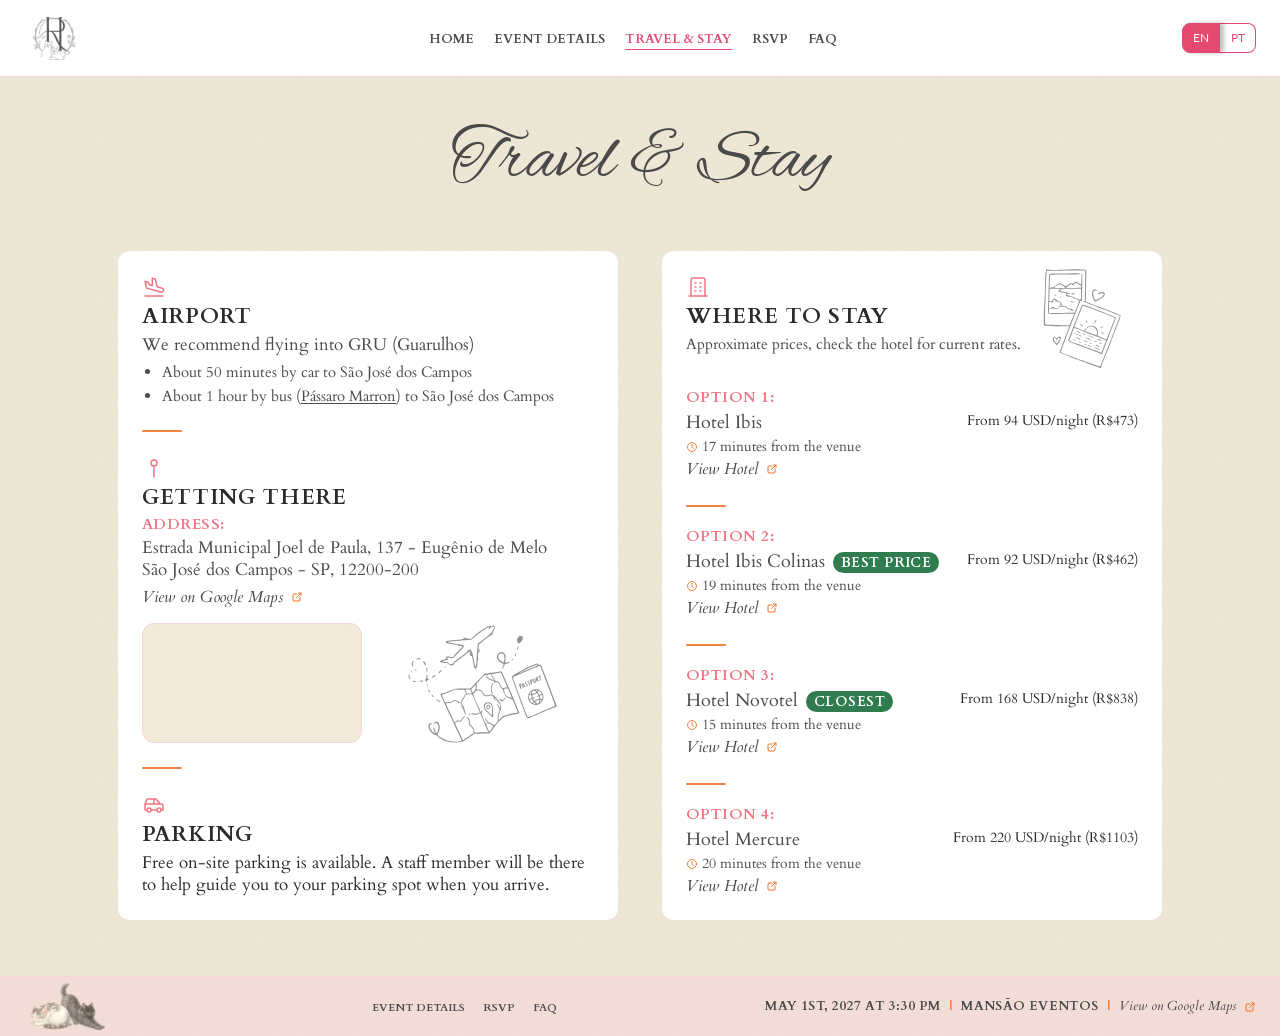
<file: travelandstay.html>
<!doctype html>
<html lang="en">
<head>
<meta charset="utf-8">
<meta name="viewport" content="width=device-width, initial-scale=1">
<title>Travel &amp; Stay · Heloisa &amp; Rebeca</title>
<meta name="description" content="Heloisa &amp; Rebeca are getting married — May 1st, 2027 at Mansão Eventos, São José dos Campos.">
<meta property="og:title" content="Heloisa &amp; Rebeca">
<meta property="og:description" content="May 1st, 2027 · Mansão Eventos">
<meta name="theme-color" content="#F1EAD9">
<link rel="icon" href="assets/favicon.png">
<link rel="apple-touch-icon" href="assets/apple-touch-icon.png">
<link rel="preconnect" href="https://fonts.googleapis.com">
<link rel="preconnect" href="https://fonts.gstatic.com" crossorigin>
<link rel="stylesheet" href="https://fonts.googleapis.com/css2?family=Alex+Brush&family=Anton&family=Cardo:ital,wght@0,400;0,700;1,400&family=Datatype:wght@400&family=Lato:wght@400;900&display=swap">
<link rel="stylesheet" href="css/styles.css">
<script src="js/i18n.js" defer></script>
<script src="js/main.js" defer></script>
</head>
<body data-title="meta.title.travel">
<header class="site-header">
  <a class="site-header__logo" href="/home" aria-label="Heloisa &amp; Rebeca"><img src="assets/monogram.webp" alt="" width="56" height="56"></a>
  <nav aria-label="Main" data-i18n-attr="aria-label:nav.label">
    <ul class="nav">
      <li><a href="/home" data-i18n="nav.home">Home</a></li>
      <li><a href="/eventdetails" data-i18n="nav.details">Event Details</a></li>
      <li><a href="/travelandstay" data-i18n="nav.travel" aria-current="page">Travel &amp; Stay</a></li>
      <li><a href="/rsvp" data-i18n="nav.rsvp">RSVP</a></li>
      <li><a href="/faq" data-i18n="nav.faq">FAQ</a></li>
    </ul>
  </nav>
  <div class="lang-toggle" role="group" aria-label="Language" data-i18n-attr="aria-label:lang.label">
    <button type="button" data-lang="en" aria-pressed="true">EN</button><button type="button" data-lang="pt" aria-pressed="false">PT</button>
  </div>
</header>

<main class="page travel">
  <h1 class="page-title" data-i18n="travel.title">Travel &amp; Stay</h1>

  <div class="travel__cols">
    <section class="card travel__card">
      <div class="t-block">
        <svg class="icon" aria-hidden="true"><use href="#i-plane"/></svg>
        <h2 class="t-block__title sc" data-i18n="travel.airport">Airport</h2>
        <p class="t-block__lead" data-i18n="travel.airportLead">We recommend flying into GRU (Guarulhos)</p>
        <ul>
          <li data-i18n="travel.car">About 50 minutes by car to São José dos Campos</li>
          <li data-i18n-html="travel.bus">About 1 hour by bus (<a href="https://www.passaromarron.com.br/" target="_blank" rel="noopener">Pássaro Marron</a>) to São José dos Campos</li>
        </ul>
      </div>
      <hr class="rule">
      <div class="t-block">
        <svg class="icon" aria-hidden="true"><use href="#i-pin"/></svg>
        <h2 class="t-block__title sc" data-i18n="travel.getting">Getting there</h2>
        <span class="t-block__label sc" data-i18n="travel.address">Address:</span>
        <address>Estrada Municipal Joel de Paula, 137 - Eugênio de Melo<br>São José dos Campos - SP, 12200-200</address>
        <a class="maps-link" href="https://maps.app.goo.gl/Cb82gmYGhv6BgRLB6" target="_blank" rel="noopener"><span data-i18n="maps">View on Google Maps</span><svg class="icon icon--sm" aria-hidden="true"><use href="#i-external"/></svg></a>
        <iframe class="map" src="https://www.google.com/maps/embed?pb=!1m18!1m12!1m3!1d3668.5082816690715!2d-45.7832419!3d-23.151642000000002!2m3!1f0!2f0!3f0!3m2!1i1024!2i768!4f13.1!3m3!1m2!1s0x94cc4dced2635053%3A0x62b9e936fc752ca0!2sMans%C3%A3o%20Eventos!5e0!3m2!1spt-BR!2sbr!4v1791724488308!5m2!1spt-BR!2sbr" title="Map showing Mansão Eventos" data-i18n-attr="title:travel.mapTitle" allowfullscreen loading="lazy" referrerpolicy="strict-origin-when-cross-origin"></iframe>
      </div>
      <hr class="rule">
      <div class="t-block t-block--parking">
        <svg class="icon" aria-hidden="true"><use href="#i-car"/></svg>
        <h2 class="t-block__title sc" data-i18n="travel.parking">Parking</h2>
        <p data-i18n="travel.parkingText">Free on-site parking is available. A staff member will be there to help guide you to your parking spot when you arrive.</p>
      </div>
      <img class="sketch sketch--travel" src="assets/illustrations/travel.svg" alt="" width="140" height="108">
    </section>

    <section class="card travel__card travel__card--stay">
      <div class="t-block">
        <svg class="icon" aria-hidden="true"><use href="#i-building"/></svg>
        <h2 class="t-block__title sc" data-i18n="travel.stay">Where to stay</h2>
        <p class="t-block__small" data-i18n="travel.stayLead">Approximate prices, check the hotel for current rates.</p>
      </div>
      <ul class="hotels" data-carousel>
        <li class="hotel">
          <span class="hotel__option sc" data-i18n="travel.option" data-i18n-vars='{"n":1}'>Option 1:</span>
          <div class="hotel__row">
            <div class="hotel__info">
              <h3 class="hotel__name">Hotel Ibis</h3>
              <span class="hotel__time"><svg class="icon icon--sm" aria-hidden="true"><use href="#i-clock"/></svg><span data-i18n="travel.minutes" data-i18n-vars='{"n":17}'>17 minutes from the venue</span></span>
              <!-- TODO: replace with the hotel's own page -->
              <a class="maps-link" href="https://www.google.com/maps/search/?api=1&amp;query=Hotel+Ibis+São+José+dos+Campos" target="_blank" rel="noopener"><span data-i18n="travel.viewHotel">View Hotel</span><svg class="icon icon--sm" aria-hidden="true"><use href="#i-external"/></svg></a>
            </div>
            <span class="hotel__price" data-i18n="travel.price" data-i18n-vars='{"usd":"94","brl":"473"}'>From 94 USD/night (R$473)</span>
          </div>
        </li>
        <li class="hotel">
          <span class="hotel__option sc" data-i18n="travel.option" data-i18n-vars='{"n":2}'>Option 2:</span>
          <div class="hotel__row">
            <div class="hotel__info">
              <h3 class="hotel__name">Hotel Ibis Colinas <span class="badge sc" data-i18n="travel.best">Best price</span></h3>
              <span class="hotel__time"><svg class="icon icon--sm" aria-hidden="true"><use href="#i-clock"/></svg><span data-i18n="travel.minutes" data-i18n-vars='{"n":19}'>19 minutes from the venue</span></span>
              <!-- TODO: replace with the hotel's own page -->
              <a class="maps-link" href="https://www.google.com/maps/search/?api=1&amp;query=Hotel+Ibis+Colinas+São+José+dos+Campos" target="_blank" rel="noopener"><span data-i18n="travel.viewHotel">View Hotel</span><svg class="icon icon--sm" aria-hidden="true"><use href="#i-external"/></svg></a>
            </div>
            <span class="hotel__price" data-i18n="travel.price" data-i18n-vars='{"usd":"92","brl":"462"}'>From 92 USD/night (R$462)</span>
          </div>
        </li>
        <li class="hotel">
          <span class="hotel__option sc" data-i18n="travel.option" data-i18n-vars='{"n":3}'>Option 3:</span>
          <div class="hotel__row">
            <div class="hotel__info">
              <h3 class="hotel__name">Hotel Novotel <span class="badge sc" data-i18n="travel.closest">Closest</span></h3>
              <span class="hotel__time"><svg class="icon icon--sm" aria-hidden="true"><use href="#i-clock"/></svg><span data-i18n="travel.minutes" data-i18n-vars='{"n":15}'>15 minutes from the venue</span></span>
              <!-- TODO: replace with the hotel's own page -->
              <a class="maps-link" href="https://www.google.com/maps/search/?api=1&amp;query=Hotel+Novotel+São+José+dos+Campos" target="_blank" rel="noopener"><span data-i18n="travel.viewHotel">View Hotel</span><svg class="icon icon--sm" aria-hidden="true"><use href="#i-external"/></svg></a>
            </div>
            <span class="hotel__price" data-i18n="travel.price" data-i18n-vars='{"usd":"168","brl":"838"}'>From 168 USD/night (R$838)</span>
          </div>
        </li>
        <li class="hotel">
          <span class="hotel__option sc" data-i18n="travel.option" data-i18n-vars='{"n":4}'>Option 4:</span>
          <div class="hotel__row">
            <div class="hotel__info">
              <h3 class="hotel__name">Hotel Mercure</h3>
              <span class="hotel__time"><svg class="icon icon--sm" aria-hidden="true"><use href="#i-clock"/></svg><span data-i18n="travel.minutes" data-i18n-vars='{"n":20}'>20 minutes from the venue</span></span>
              <!-- TODO: replace with the hotel's own page -->
              <a class="maps-link" href="https://www.google.com/maps/search/?api=1&amp;query=Hotel+Mercure+São+José+dos+Campos" target="_blank" rel="noopener"><span data-i18n="travel.viewHotel">View Hotel</span><svg class="icon icon--sm" aria-hidden="true"><use href="#i-external"/></svg></a>
            </div>
            <span class="hotel__price" data-i18n="travel.price" data-i18n-vars='{"usd":"220","brl":"1103"}'>From 220 USD/night (R$1103)</span>
          </div>
        </li>
      </ul>
      <div class="carousel-ctrl">
        <div class="dots" data-carousel-dots aria-hidden="true"></div>
        <div class="arrows">
          <button type="button" data-carousel-prev aria-label="Previous hotel" data-i18n-attr="aria-label:travel.prev"><svg class="icon" aria-hidden="true"><use href="#i-chevron-left"/></svg></button>
          <button type="button" data-carousel-next aria-label="Next hotel" data-i18n-attr="aria-label:travel.next"><svg class="icon" aria-hidden="true"><use href="#i-chevron-right"/></svg></button>
        </div>
      </div>
      <img class="sketch sketch--postcards" src="assets/illustrations/postcards.svg" alt="" width="83" height="94">
    </section>
  </div>
</main>

<footer class="site-footer">
  <div class="site-footer__art"><img src="assets/footer/travel.webp" alt="" width="72" height="43"></div>
  <nav aria-label="Footer">
    <ul class="nav">
      <li><a href="/eventdetails" data-i18n="nav.details">Event Details</a></li>
      <li><a href="/rsvp" data-i18n="nav.rsvp">RSVP</a></li>
      <li><a href="/faq" data-i18n="nav.faq">FAQ</a></li>
    </ul>
  </nav>
  <div class="site-footer__info sc">
    <span data-i18n="date.long">May 1st, 2027 at 3:30 PM</span><span class="sep" aria-hidden="true">|</span><span data-i18n="venue">Mansão Eventos</span><span class="sep" aria-hidden="true">|</span><a class="maps-link" href="https://maps.app.goo.gl/Cb82gmYGhv6BgRLB6" target="_blank" rel="noopener"><span data-i18n="maps">View on Google Maps</span><svg class="icon icon--sm" aria-hidden="true"><use href="#i-external"/></svg></a>
  </div>
</footer>
</body>
</html>
</file>
<file: css/styles.css>
/* Heloisa & Rebeca — wedding site
   Values come from the Figma file (1440px desktop frames, Mobile frames for small screens). */

:root {
  /* palette (Figma colour styles) */
  --cream: #F1EAD9;
  --white: #FFFFFF;
  --blush: #F9D3DA;
  --blush-50: rgba(249, 211, 218, 0.5);
  --ink: #2E2A2B;
  --gray: #4A4A4A;          /* "monogram gray" */
  --berry: #E44A6F;         /* dark pink */
  --fuchsia: #F17583;       /* lighter pink */
  --apricot: #F1833F;       /* lighter orange */
  --tangerine: #F4701C;     /* dark orange */
  --leaf: #2F7D4F;
  --sketch: #242421;
  --polaroid: #FDFBF4;

  --font-script: 'Alex Brush', cursive;
  --font-serif: 'Cardo', Georgia, serif;
  --font-sans: 'Lato', system-ui, -apple-system, 'Segoe UI', sans-serif;
  --font-digits: 'Datatype', ui-monospace, 'SF Mono', Menlo, monospace;
  --font-meme: Impact, 'Anton', 'Arial Narrow Bold', sans-serif;

  --radius: 12px;
  --gutter: 24px;
  --header-h: 72px;
  --footer-h: 56px;
}

*, *::before, *::after { box-sizing: border-box; }

html { -webkit-text-size-adjust: 100%; zoom: var(--z); }

/* The design is drawn at 1440px. On bigger monitors scale the whole page up so it doesn't look tiny. */
:root { --z: 1; }
@media (min-width: 1680px) { :root { --z: 1.15; } }
@media (min-width: 1920px) { :root { --z: 1.3; } }
@media (min-width: 2300px) { :root { --z: 1.5; } }
@media (min-width: 2800px) { :root { --z: 1.75; } }

body {
  margin: 0;
  min-height: calc(100vh / var(--z));
  display: flex;
  flex-direction: column;
  background-color: var(--cream);
  /* "Monotone noise" effect from the frames */
  background-image: url("data:image/svg+xml,%3Csvg xmlns='http://www.w3.org/2000/svg' width='160' height='160'%3E%3Cfilter id='n'%3E%3CfeTurbulence type='fractalNoise' baseFrequency='.9' numOctaves='3' stitchTiles='stitch'/%3E%3CfeColorMatrix values='0 0 0 0 .18 0 0 0 0 .16 0 0 0 0 .12 0 0 0 .07 0'/%3E%3C/filter%3E%3Crect width='100%25' height='100%25' filter='url(%23n)'/%3E%3C/svg%3E");
  color: var(--ink);
  font-family: var(--font-sans);
  font-size: 16px;
  line-height: 1.2;
  overflow-x: hidden;
}

img { max-width: 100%; display: block; }
a { color: inherit; }
button { font: inherit; color: inherit; }

.sc {
  font-family: var(--font-serif);
  font-weight: 700;
  text-transform: uppercase;
  letter-spacing: 0.03em;
}

.icon { width: 24px; height: 24px; flex: none; stroke: currentColor; fill: none; stroke-width: 1.5; stroke-linecap: round; stroke-linejoin: round; }
.icon--sm { width: 12px; height: 12px; stroke-width: 2; }

.visually-hidden {
  position: absolute !important; width: 1px; height: 1px; overflow: hidden;
  clip: rect(0 0 0 0); white-space: nowrap; margin: -1px; padding: 0; border: 0;
}

/* ───────── Header ───────── */

.site-header {
  position: relative;
  z-index: 10;
  display: flex;
  align-items: center;
  justify-content: space-between;
  gap: 24px;
  min-height: var(--header-h);
  padding: 8px 24px;
  background: var(--white);
  border-bottom: 1px solid var(--blush);
}

.site-header__logo { flex: none; width: 60px; height: 60px; }
.site-header__logo img { width: 100%; height: 100%; object-fit: contain; }

.nav {
  display: flex;
  flex-wrap: wrap;
  justify-content: center;
  align-items: center;
  gap: 4px 20px;
  margin: 0;
  padding: 0;
  list-style: none;
}

.nav a {
  display: block;
  font-family: var(--font-serif);
  font-weight: 600;
  font-variant: all-small-caps;
  font-size: 18px;
  line-height: 22px;
  color: var(--gray);
  text-decoration: none;
  border-bottom: 1px solid transparent;
  transition: color .15s;
}
.nav a:hover { color: var(--berry); }
.nav a[aria-current="page"] { color: var(--berry); border-bottom-color: var(--berry); }

.lang-toggle { flex: none; display: flex; }
.lang-toggle button {
  min-width: 36px;
  height: 30px;
  padding: 6px 10px;
  border: 1px solid var(--berry);
  background: var(--white);
  color: var(--berry);
  font-family: var(--font-sans);
  font-size: 12px;
  line-height: 16px;
  cursor: pointer;
}
.lang-toggle button:first-child { border-radius: 8px 0 0 8px; }
.lang-toggle button:last-child { border-radius: 0 8px 8px 0; border-left: 0; }
.lang-toggle button[aria-pressed="true"] { background: var(--berry); color: var(--white); box-shadow: 4px 0 4px rgba(0, 0, 0, .25); position: relative; }
.lang-toggle button:last-child[aria-pressed="true"] { box-shadow: -4px 0 4px rgba(0, 0, 0, .25); }

/* ───────── Footer ───────── */

.site-footer {
  position: relative;
  display: flex;
  align-items: center;
  justify-content: space-between;
  gap: 24px;
  min-height: var(--footer-h);
  padding: 8px 24px;
  background: var(--blush-50);
  border-top: 1px solid var(--blush);
}

.site-footer__art { flex: none; width: 140px; }
.site-footer__art img { height: auto; transform: scale(1.15); transform-origin: left center; }
.site-footer .nav { gap: 4px 18px; }
.site-footer .nav a { font-size: 16px; line-height: 20px; }

.site-footer__info {
  flex: none;
  display: flex;
  justify-content: flex-end;
  align-items: center;
  gap: 8px;
  font-size: 13px;
  line-height: 17px;
  color: var(--gray);
}
.site-footer__info .sep { color: var(--apricot); }
.site-footer__info .maps-link { font-size: 13px; line-height: 17px; }

.maps-link {
  display: inline-flex;
  align-items: center;
  gap: 8px;
  font-family: var(--font-serif);
  font-style: italic;
  font-weight: normal;
  text-transform: none;
  letter-spacing: normal;
  font-size: 16px;
  line-height: 20px;
  font-variant: normal;
  color: var(--gray);
  text-decoration: none;
}
.maps-link .icon { color: var(--tangerine); }
.maps-link:hover span { text-decoration: underline; }

/* ───────── Shared page pieces ───────── */

.page {
  flex: 1;
  position: relative;
  width: 100%;
  max-width: 1440px;
  margin: 0 auto;
  padding: 40px 48px 56px;
}

.page-title {
  margin: 0;
  font-family: var(--font-script);
  font-weight: 400;
  font-size: 72px;
  line-height: 90px;
  color: var(--gray);
  text-align: center;
}

.card {
  background: var(--white);
  border-radius: var(--radius);
}

.rule {
  display: block;
  width: 40px;
  height: 0;
  margin: 0;
  border: 0;
  border-top: 2px solid var(--apricot);
  border-radius: 2px;
}

.btn {
  display: inline-flex;
  align-items: center;
  justify-content: center;
  height: 42px;
  padding: 10px 24px;
  border: 0;
  border-radius: var(--radius);
  font-family: var(--font-sans);
  font-size: 18px;
  line-height: 22px;
  text-decoration: none;
  cursor: pointer;
  transition: transform .15s, filter .15s;
}
.btn:hover { filter: brightness(1.06); }
.btn:active { transform: translateY(1px); }
.btn--rsvp { min-width: 128px; background: var(--fuchsia); color: var(--white); }

:focus-visible { outline: 2px solid var(--fuchsia); outline-offset: 3px; }

/* ───────── Polaroids & clothesline ───────── */

.polaroid {
  position: absolute;
  width: 120px;
  height: 144px;
  margin: 0;
  padding: 8px;
  background: var(--polaroid);
  border-radius: 1px;
  box-shadow: 0 4px 8px rgba(46, 33, 20, .18);
  transform: rotate(var(--r, 0deg));
}
.polaroid img { width: 104px; height: 104px; object-fit: cover; }

/* The stage is laid out in Figma pixels (1395 × 216) and scaled to the container with cqw units. */
.clothesline {
  --u: calc(100cqw / 1395.18);
  position: relative;
  width: 100%;
  height: calc(216 * var(--u));
}
.clothesline-wrap {
  container-type: inline-size;
  width: min(100%, 1040px);
  margin: 0 auto;
}
.clothesline__string {
  position: absolute;
  left: calc(58 * var(--u));
  top: calc(10.16 * var(--u));
  width: calc(1280 * var(--u));
  height: calc(60 * var(--u));
}
.clothesline__string--2 { display: none; }
.clothesline .polaroid {
  left: calc(var(--x) * var(--u));
  top: calc(var(--y) * var(--u));
  width: calc(120 * var(--u));
  height: calc(144 * var(--u));
  padding: calc(8 * var(--u));
}
.clothesline .polaroid img { width: calc(104 * var(--u)); height: calc(104 * var(--u)); }
.clothesline .polaroid::before {
  /* clothespin, centred on the top edge */
  content: '';
  position: absolute;
  left: calc(50% - 4.5 * var(--u));
  top: calc(-18 * var(--u));
  width: calc(9 * var(--u));
  height: calc(40 * var(--u));
  background: url(../assets/clothespin.webp) center / 100% 100% no-repeat;
  z-index: 1;
}

/* ───────── Home ───────── */

.home { display: flex; flex-direction: column; align-items: center; justify-content: center; flex: 1; padding: 20px 24px; }

.home__stage {
  width: 100%;
  max-width: 1100px;
  display: flex;
  flex-direction: column;
  align-items: center;
  padding: 32px 48px 28px;
  background: rgba(255, 255, 255, .4);
  border: 1px solid var(--blush);
  border-radius: 24px;
  box-shadow: 0 24px 60px rgba(46, 33, 20, .08);
}
.home .clothesline-wrap { margin-bottom: 16px; }

.sketch--home-left { left: 2%; top: 20%; width: 110px; transform: rotate(-6deg); }
.sketch--home-right { right: 3%; top: 56%; width: 90px; transform: rotate(8deg); }

.hero { display: flex; flex-direction: column; align-items: center; gap: 8px; text-align: center; }
.hero__monogram { width: 72px; height: 72px; mix-blend-mode: multiply; }
.hero__names {
  margin: 0;
  font-family: var(--font-script);
  font-weight: 400;
  font-size: 104px;
  line-height: 130px;
  color: var(--ink);
  white-space: nowrap;
}
.hero__tagline { margin: -28px 0 0; font-weight: 500; font-size: 28px; line-height: 34px; color: var(--gray); }
.hero__date { margin: 20px 0 0; font-size: 18px; line-height: 23px; color: var(--berry); }
.hero__venue { margin: 6px 0 0; font-size: 15px; line-height: 19px; color: var(--ink); }
.home .btn--rsvp { margin-top: 20px; }

.countdown { display: flex; align-items: flex-start; margin-top: 18px; }
.countdown__unit { width: 52px; display: flex; flex-direction: column; align-items: center; }
.countdown__num { font-family: var(--font-digits); font-size: 26px; line-height: 32px; color: var(--berry); font-variant-numeric: tabular-nums; }
.countdown__label { font-size: 13px; line-height: 16px; color: var(--gray); }
.countdown__sep { width: 40px; display: flex; flex-direction: column; align-items: center; gap: 3px; padding-top: 14px; }
.countdown__sep::before, .countdown__sep::after { content: ''; width: 5px; height: 5px; border-radius: 50%; background: var(--fuchsia); }

/* ───────── Event details ───────── */

.page.details { padding-top: 24px; padding-bottom: 32px; position: relative; }
.details { display: flex; flex-direction: column; align-items: center; gap: 24px; font-family: var(--font-serif); }

.details__split { display: flex; align-items: stretch; justify-content: center; gap: 28px; width: 100%; max-width: 1180px; }

.daybar-wrap { position: relative; flex: 1 1 0; min-width: 0; max-width: 560px; }
.sketch--notebook { top: 18px; left: 18px; }
.sketch--arch { top: 18px; right: 18px; }

.daybar { position: relative; z-index: 2; display: flex; flex-direction: column; align-items: center; justify-content: center; gap: 14px; width: 100%; height: 100%; padding: 20px 32px; }
.daybar__info { display: flex; flex-direction: column; align-items: center; gap: 16px; width: 100%; }
.daybar__rule { width: 100%; height: 0; margin: 0; border: 0; border-top: 1px solid var(--blush); }
.daybar__timeline { display: flex; flex-direction: column; align-items: center; gap: 10px; }

.info-block { display: flex; flex-direction: column; align-items: center; gap: 4px; text-align: center; }
.info-block .icon { color: var(--fuchsia); }
.info-block__title { margin: 0; font-size: 26px; line-height: 32px; color: var(--ink); }
.info-block__main { font-size: 18px; line-height: 22px; color: var(--ink); }
.info-block__sub { font-family: var(--font-serif); font-style: italic; font-size: 16px; line-height: 20px; color: var(--gray); }

.info-block--row { flex-direction: column; align-items: center; gap: 6px; text-align: center; }
.info-block--row .info-block__title { font-size: 14px; line-height: 17px; color: var(--fuchsia); letter-spacing: 0.04em; }
.info-block--row .info-block__main { display: block; font-size: 17px; line-height: 21px; }
.info-block--row .maps-link { margin-top: 2px; }

.itinerary__title { margin: 0; font-size: 20px; line-height: 25px; color: var(--gray); }
.itinerary__list { display: flex; justify-content: center; gap: 8px; margin: 0; padding: 0; list-style: none; }
.itinerary__item { position: relative; width: 133px; display: flex; flex-direction: column; gap: 3px; text-align: center; }
.itinerary__time { font-size: 18px; line-height: 22px; color: var(--ink); }
.itinerary__what { font-size: 15px; line-height: 19px; color: var(--berry); }
/* dotted connectors between the times */
.itinerary__item + .itinerary__item::before {
  content: '';
  position: absolute;
  top: 11.5px;
  right: calc(100% - 20px);
  width: 50px;
  height: 4px;
  background:
    radial-gradient(circle, var(--apricot) 1.6px, transparent 2px) left center / 4px 4px no-repeat,
    radial-gradient(circle, var(--apricot) 1.6px, transparent 2px) right center / 4px 4px no-repeat,
    linear-gradient(90deg, var(--apricot) 50%, transparent 0) center / 4px 1px repeat-x;
}
.itinerary__item:nth-child(3)::before { width: 23px; right: calc(100% + 8.5px); }

.dress { position: relative; display: flex; flex-direction: column; align-items: center; gap: 18px; flex: 1 1 0; min-width: 0; max-width: 560px; padding: 24px 28px; }
.section-title { display: flex; align-items: center; gap: 8px; margin: 0; font-size: 22px; line-height: 27px; color: var(--gray); }
.section-title .icon { color: var(--fuchsia); }

.dress__forbidden { display: flex; flex-direction: column; align-items: center; gap: 10px; text-align: center; }
.dress__forbidden-title { margin: 0; font-size: 16px; line-height: 20px; color: var(--ink); }
.dress__forbidden-title strong { color: var(--fuchsia); font-weight: 900; }
.dress__forbidden-note { margin: 0; font-family: var(--font-serif); font-style: italic; font-size: 14px; line-height: 18px; color: var(--gray); }

.dress__divider { width: 70%; height: 0; margin: 0; border: 0; border-top: 1px solid var(--blush); }

.dress__guide { display: flex; flex-direction: column; align-items: flex-start; gap: 10px; width: 100%; max-width: 380px; }
.dress__guide-title { margin: 0; font-size: 14px; line-height: 17px; color: var(--fuchsia); letter-spacing: 0.04em; }
.dress__tips { margin: 0; padding: 0; list-style: none; display: flex; flex-direction: column; gap: 8px; width: 100%; }
.dress__tips li { position: relative; padding-left: 16px; font-size: 15px; line-height: 20px; color: var(--ink); text-align: left; }
.dress__tips li::before { content: ''; position: absolute; left: 0; top: 7px; width: 6px; height: 6px; border-radius: 50%; background: var(--apricot); }

.swatches { display: flex; gap: 10px; margin: 0; padding: 0; list-style: none; }
.swatch { width: 60px; display: flex; flex-direction: column; align-items: center; gap: 6px; font-size: 11px; line-height: 14px; color: var(--ink); overflow-wrap: break-word; }
.swatch::before { content: ''; width: 52px; height: 52px; border-radius: 50%; background: var(--c); border: 1px solid rgba(46, 42, 43, .85); }

/* ───────── Travel & Stay ───────── */

.travel { display: flex; flex-direction: column; align-items: center; gap: 44px; font-family: var(--font-serif); }
.travel__cols { display: flex; justify-content: center; gap: 44px; width: 100%; }
.travel__card { position: relative; width: 500px; padding: 24px; display: flex; flex-direction: column; gap: 24px; overflow: hidden; }
.travel__card--stay { justify-content: space-between; gap: 34px; }

.t-block { display: flex; flex-direction: column; align-items: flex-start; gap: 4px; color: var(--gray); }
.t-block > .icon { color: var(--fuchsia); }
.t-block__title { margin: 0; font-size: 22px; line-height: 27px; color: var(--ink); }
.t-block__lead { margin: 0; font-size: 17px; line-height: 22px; }
.t-block__small { margin: 0; font-size: 15px; line-height: 20px; }
.t-block ul { margin: 2px 0 0; padding-left: 20px; font-size: 15px; line-height: 20px; }
.t-block li + li { margin-top: 4px; }
.t-block li a { text-underline-offset: 2px; }
.t-block__label { font-size: 15px; line-height: 18px; color: var(--fuchsia); }
.t-block address { font-style: normal; font-size: 17px; line-height: 22px; }
.t-block .maps-link { margin-top: 2px; }
.t-block--parking p { margin: 0; font-size: 17px; line-height: 22px; color: var(--ink); }

.map {
  display: block;
  width: 220px;
  height: 120px;
  margin-top: 12px;
  border: 1px solid var(--blush);
  border-radius: var(--radius);
  background: var(--cream);
}

.sketch { position: absolute; opacity: .5; pointer-events: none; }
.sketch--travel { left: 293px; top: 378px; width: 140px; transform: rotate(-12deg); }
.sketch--postcards { left: 375px; top: 18px; width: 83px; transform: rotate(12deg); }

.hotels { flex: 1; display: flex; flex-direction: column; justify-content: space-between; gap: 34px; margin: 0; padding: 0; list-style: none; }
.hotel { display: flex; flex-direction: column; gap: 6px; }
.hotels .hotel + .hotel::before { content: ''; display: block; width: 40px; margin: -14px 0 14px; border-top: 2px solid var(--apricot); border-radius: 2px; }
.hotel__option { font-size: 15px; line-height: 18px; color: var(--fuchsia); }
.hotel__row { display: flex; justify-content: space-between; align-items: flex-start; gap: 6px; }
.hotel__info { display: flex; flex-direction: column; align-items: flex-start; gap: 4px; }
.hotel__name { display: flex; align-items: center; gap: 8px; margin: 0; font-weight: 400; font-size: 18px; line-height: 22px; color: var(--gray); }
.badge { padding: 2px 8px; border-radius: var(--radius); background: var(--leaf); color: var(--white); font-size: 14px; line-height: 17px; }
.hotel__time { display: flex; align-items: center; gap: 4px; font-size: 14px; line-height: 17px; color: var(--gray); }
.hotel__time .icon { color: var(--apricot); }
.hotel__price { flex: none; font-size: 14px; line-height: 17px; color: var(--ink); }
.carousel-ctrl { display: none; }

/* ───────── RSVP ───────── */

.rsvp { display: flex; flex-direction: column; align-items: center; gap: 24px; min-height: 720px; }
.rsvp__head { display: flex; flex-direction: column; align-items: center; gap: 8px; text-align: center; }
.rsvp__lead { margin: 0; font-family: var(--font-serif); font-style: italic; font-size: 19px; line-height: 24px; color: #000; }
.rsvp__lead em { font-style: italic; color: var(--fuchsia); }

.sketch--ring { right: 124px; top: 69px; width: 132px; opacity: 1; }
.sketch--heart { left: 107px; top: 610px; width: 120px; opacity: 1; }

.rsvp-card {
  position: relative;
  z-index: 1;
  width: 720px;
  max-width: 100%;
  padding: 20px 24px;
  display: flex;
  flex-direction: column;
  align-items: center;
  gap: 16px;
  box-shadow: 8px 8px 8px rgba(255, 176, 102, .25);
}
.rsvp-card__quote { margin: 0; font-family: var(--font-serif); font-style: italic; font-size: 14px; line-height: 18px; text-align: center; color: #000; }
.rsvp-card__sign { margin: -8px 0 0; font-size: 14px; line-height: 17px; color: var(--berry); }

.attend { display: flex; flex-direction: column; align-items: center; gap: 0; width: 100%; margin: 0; padding: 0; border: 0; min-inline-size: 0; }
.attend legend { float: left; width: 100%; padding: 0; margin: 0 0 14px; font-size: 24px; line-height: 29px; text-align: center; color: #000; }
.attend__choices { clear: both; position: relative; display: flex; gap: 14px; }
.choice { position: relative; }
.choice input { position: absolute; opacity: 0; pointer-events: none; }
.choice > span:not(.no-hint) {
  display: flex;
  align-items: center;
  justify-content: center;
  width: 120px;
  height: 42px;
  border: 1px solid var(--fuchsia);
  border-radius: var(--radius);
  background: var(--white);
  font-size: 18px;
  line-height: 22px;
  color: var(--gray);
  cursor: pointer;
  transition: background .15s, color .15s, border-color .15s;
}
.choice input:checked + span { background: var(--berry); border-color: var(--berry); color: var(--white); }
.choice input:focus-visible + span { outline: 2px solid var(--fuchsia); outline-offset: 3px; }
.choice--no { transition: transform .28s cubic-bezier(.3, 1.5, .5, 1); z-index: 2; }

.no-hint {
  position: absolute;
  left: 50%;
  bottom: 100%;
  margin-bottom: 10px;
  transform: translateX(-50%) translateY(4px);
  padding: 7px 12px;
  border-radius: var(--radius);
  background: var(--berry);
  color: var(--white);
  font-family: var(--font-sans);
  font-size: 13px;
  line-height: 16px;
  white-space: nowrap;
  opacity: 0;
  pointer-events: none;
  transition: opacity .2s, transform .2s;
}
.no-hint::after {
  content: '';
  position: absolute;
  top: 100%;
  left: 50%;
  transform: translateX(-50%);
  border: 6px solid transparent;
  border-top-color: var(--berry);
}
.choice--no.is-catchable .no-hint { opacity: 1; transform: translateX(-50%) translateY(0); }

.reaction { display: none; position: relative; width: 416px; max-width: 100%; height: 104px; }
.reaction.is-shown { display: block; animation: pop .35s ease-out; }
.reaction img { position: absolute; left: 122px; top: -2px; width: 174px; height: 102px; }
.reaction--no img { left: 114px; top: -3px; width: 187px; height: 104px; }
.meme {
  position: absolute;
  font-family: var(--font-meme);
  font-size: 16px;
  line-height: 20px;
  color: var(--apricot);
  -webkit-text-stroke: 1px #000;
  paint-order: stroke fill;
  white-space: nowrap;
}
.reaction--yes .meme--a { right: calc(100% - 125px); top: 6px; }
.reaction--yes .meme--b { left: 293px; top: 78px; }
.reaction--no .meme--a { right: calc(100% - 118px); top: 16px; }
.reaction--no .meme--b { left: 303px; top: 76px; }
@keyframes pop { from { opacity: 0; transform: scale(.92); } to { opacity: 1; transform: none; } }

.form-note { margin: -8px 0 0; min-height: 0; font-size: 16px; line-height: 21px; text-align: center; color: var(--berry); }
.form-note:empty { display: none; }
.rsvp-fallback { font-size: 14px; line-height: 17px; color: var(--fuchsia); text-decoration: underline; }
.rsvp-fallback[hidden] { display: none; }

/* ───────── FAQ ───────── */

.faq { display: flex; flex-direction: column; align-items: center; gap: 44px; min-height: 900px; font-family: var(--font-serif); }
.faq__card { position: relative; z-index: 1; width: 780px; max-width: 100%; padding: 24px 54px 24px 24px; display: flex; flex-direction: column; gap: 12px; }
.sketch--exclaim { position: absolute; left: calc(50% + 168px); top: 123px; width: 40px; opacity: 1; z-index: 2; }
.qa summary {
  display: flex;
  align-items: center;
  justify-content: space-between;
  gap: 16px;
  min-height: 22px;
  font-family: var(--font-serif);
  font-weight: 700;
  text-transform: uppercase;
  letter-spacing: 0.03em;
  font-size: 17px;
  line-height: 22px;
  color: var(--berry);
  list-style: none;
  cursor: pointer;
}
.qa summary::-webkit-details-marker { display: none; }
.qa summary .icon { color: var(--fuchsia); transition: transform .2s; }
.qa[open] summary .icon { transform: scaleY(-1); }
.qa p { margin: 4px 0 6px; font-size: 17px; line-height: 23px; color: var(--gray); }
.qa p a { color: var(--berry); }

.faq__photos { position: absolute; inset: 0; pointer-events: none; }
.faq__photos .polaroid { left: calc(50% + var(--x)); top: var(--y); }

/* ───────── Tablet ───────── */

@media (max-width: 1340px) {
  .faq__photos { position: static; display: flex; justify-content: center; flex-wrap: wrap; gap: 8px 16px; }
  .faq__photos .polaroid { position: relative; left: auto; top: auto; }
  .faq__photos .polaroid:nth-child(odd) { margin-top: 12px; }
  .faq { min-height: 0; }
}

@media (max-width: 1100px) {
  .page { padding-left: 24px; padding-right: 24px; }
  .hero__names { font-size: clamp(64px, 11vw, 128px); line-height: 1.25; }
  .hero__tagline { margin-top: calc(clamp(64px, 11vw, 128px) * -0.29); }
  .details__split { flex-direction: column; align-items: center; }
  .daybar-wrap, .dress { width: 100%; max-width: 560px; }
  .travel__cols { flex-direction: column; align-items: center; }
  .site-footer__info { width: auto; }
  .site-footer__art { width: auto; }
  .sketch--home-left, .sketch--home-right { display: none; }
}

/* ───────── Mobile (Figma "Mobile" frames) ───────── */

@media (max-width: 700px) {
  :root { --header-h: 56px; }

  /* logo + language on the first row, nav on its own row below */
  .site-header { flex-wrap: wrap; gap: 8px 12px; padding: 10px 16px; }
  .site-header__logo { width: 40px; height: 40px; }
  .site-header nav { order: 3; flex: 1 1 100%; }
  .site-header .nav { gap: 4px 14px; }
  .site-header .nav a { font-size: 15px; line-height: 20px; }
  .site-header .lang-toggle button { min-width: 34px; height: 28px; padding: 5px 9px; font-size: 12px; }

  .site-footer { flex-wrap: wrap; justify-content: center; gap: 6px 16px; padding: 10px 16px; }
  .site-footer__art { order: 1; }
  .site-footer__art img { height: 30px; }
  .site-footer .nav { order: 2; flex: 1 1 auto; justify-content: flex-end; }
  .site-footer .nav a { font-size: 14px; line-height: 18px; }
  .site-footer__info { order: 3; flex: 1 1 100%; justify-content: center; flex-wrap: wrap; gap: 6px 8px; font-size: 11px; line-height: 15px; }
  .site-footer__info .maps-link { font-size: 11px; line-height: 15px; }

  .page { padding: 24px 16px 40px; }
  .page-title { font-size: 48px; line-height: 60px; }
  .card { border-radius: var(--radius); }

  /* clothesline: two rows of five on a 660 × 446 stage */
  .clothesline { --u: calc(100cqw / 660); height: calc(446 * var(--u)); }
  .clothesline__string { left: calc(4 * var(--u)); top: calc(4 * var(--u)); width: calc(652 * var(--u)); height: calc(40 * var(--u)); }
  .clothesline__string--2 { display: block; top: calc(226 * var(--u)); }
  .clothesline .polaroid { left: calc(var(--mx) * var(--u)); top: calc(var(--my) * var(--u)); transform: rotate(var(--mr)); }
  .clothesline .polaroid { width: calc(120 * var(--u) * 1.04); height: calc(144 * var(--u) * 1.04); }
  .home { padding-top: 24px; }
  .home .clothesline-wrap { margin-bottom: 16px; }
  .hero__monogram { width: 72px; height: 72px; }
  .hero__names { font-size: 15vw; line-height: 1.3; white-space: normal; }
  .hero__tagline { margin-top: -2vw; font-size: 20px; line-height: 24px; }
  .hero__date { margin-top: 16px; font-size: 16px; line-height: 20px; }
  .hero__venue { font-size: 13px; }
  .home .btn--rsvp { margin-top: 20px; }
  .countdown { margin-top: 24px; }
  .countdown__sep { width: 22px; }
  .countdown__num { font-size: 26px; line-height: 32px; }
  .countdown__label { font-size: 13px; }

  .details { gap: 24px; }
  .daybar { width: 100%; padding: 20px; }
  .sketch--notebook, .sketch--arch { height: auto; }
  .sketch--notebook { top: 12px; left: 12px; width: 54px; }
  .sketch--arch { top: 12px; right: 12px; width: 60px; }
  .daybar__timeline { width: 100%; align-items: center; }
  .itinerary__list { flex-direction: column; gap: 14px; }
  .itinerary__item { width: auto; flex-direction: row; justify-content: space-between; align-items: baseline; gap: 24px; text-align: left; min-width: 240px; }
  .itinerary__item::after { content: ''; position: absolute; left: -16px; top: 8px; width: 6px; height: 6px; border-radius: 50%; background: var(--apricot); }
  .itinerary__item + .itinerary__item::before { display: none; }
  .itinerary__time { font-size: 16px; }
  .section-title { font-size: 22px; line-height: 27px; }
  .dress { gap: 20px; }

  .travel { gap: 24px; }
  .travel__cols { gap: 24px; }
  .travel__card { width: 100%; padding: 20px; }
  .map { width: 100%; max-width: 320px; height: 160px; }
  .sketch--travel { left: auto; right: 14px; top: 12px; width: 70px; }
  .sketch--postcards { left: auto; right: 16px; width: 56px; }

  .hotels {
    flex: none;
    flex-direction: row;
    justify-content: flex-start;
    gap: 12px;
    overflow-x: auto;
    scroll-snap-type: x mandatory;
    scroll-padding-inline: 20px;
    scrollbar-width: none;
    margin: 0 -20px;
    padding: 0 20px;
  }
  .hotels::-webkit-scrollbar { display: none; }
  .hotels .hotel + .hotel::before { display: none; }
  .hotel { flex: 0 0 82%; scroll-snap-align: start; padding: 16px; border-radius: var(--radius); background: var(--cream); }
  .hotel__row { flex-direction: column; gap: 6px; }
  .hotel__info { order: 0; }
  .hotel__price { order: 1; font-size: 14px; }
  .hotel__row .maps-link { order: 2; }
  .carousel-ctrl { display: flex; flex-direction: column; align-items: center; gap: 12px; margin-top: -16px; }
  .dots { display: flex; gap: 6px; }
  .dots span { width: 6px; height: 6px; border-radius: 50%; background: var(--blush); transition: background .2s; }
  .dots span.is-active { background: var(--fuchsia); }
  .arrows { display: flex; gap: 12px; }
  .arrows button { width: 32px; height: 32px; padding: 0; display: grid; place-items: center; border: 0; border-radius: 50%; background: var(--blush); color: var(--fuchsia); cursor: pointer; }
  .arrows button:disabled { opacity: .4; cursor: default; }

  .rsvp { gap: 24px; min-height: 0; }
  .sketch--ring { width: 50px; right: 14px; top: 14px; }
  .sketch--heart { display: none; }
  .rsvp-card { padding: 20px 16px; gap: 20px; }
  .attend legend { font-size: 24px; line-height: 29px; }
  .reaction { height: auto; display: none; padding: 26px 0 30px; }
  .reaction.is-shown { display: flex; justify-content: center; }
  .reaction img, .reaction--no img { position: static; width: auto; height: 110px; }
  .reaction--yes .meme--a, .reaction--no .meme--a { right: auto; left: 0; top: 0; }
  .reaction--yes .meme--b, .reaction--no .meme--b { left: auto; right: 0; top: auto; bottom: 0; }

  .faq { gap: 24px; }
  .faq__card { padding: 20px 16px; }
  .qa summary { font-size: 17px; line-height: 21px; }
  .sketch--exclaim { left: auto; right: 24px; top: 70px; width: 26px; }
  .faq__photos .polaroid { width: 84px; height: 101px; padding: 6px; }
  .faq__photos .polaroid img { width: 72px; height: 72px; }
}

@media (prefers-reduced-motion: reduce) {
  *, *::before, *::after { transition: none !important; animation: none !important; }
}
</file>
